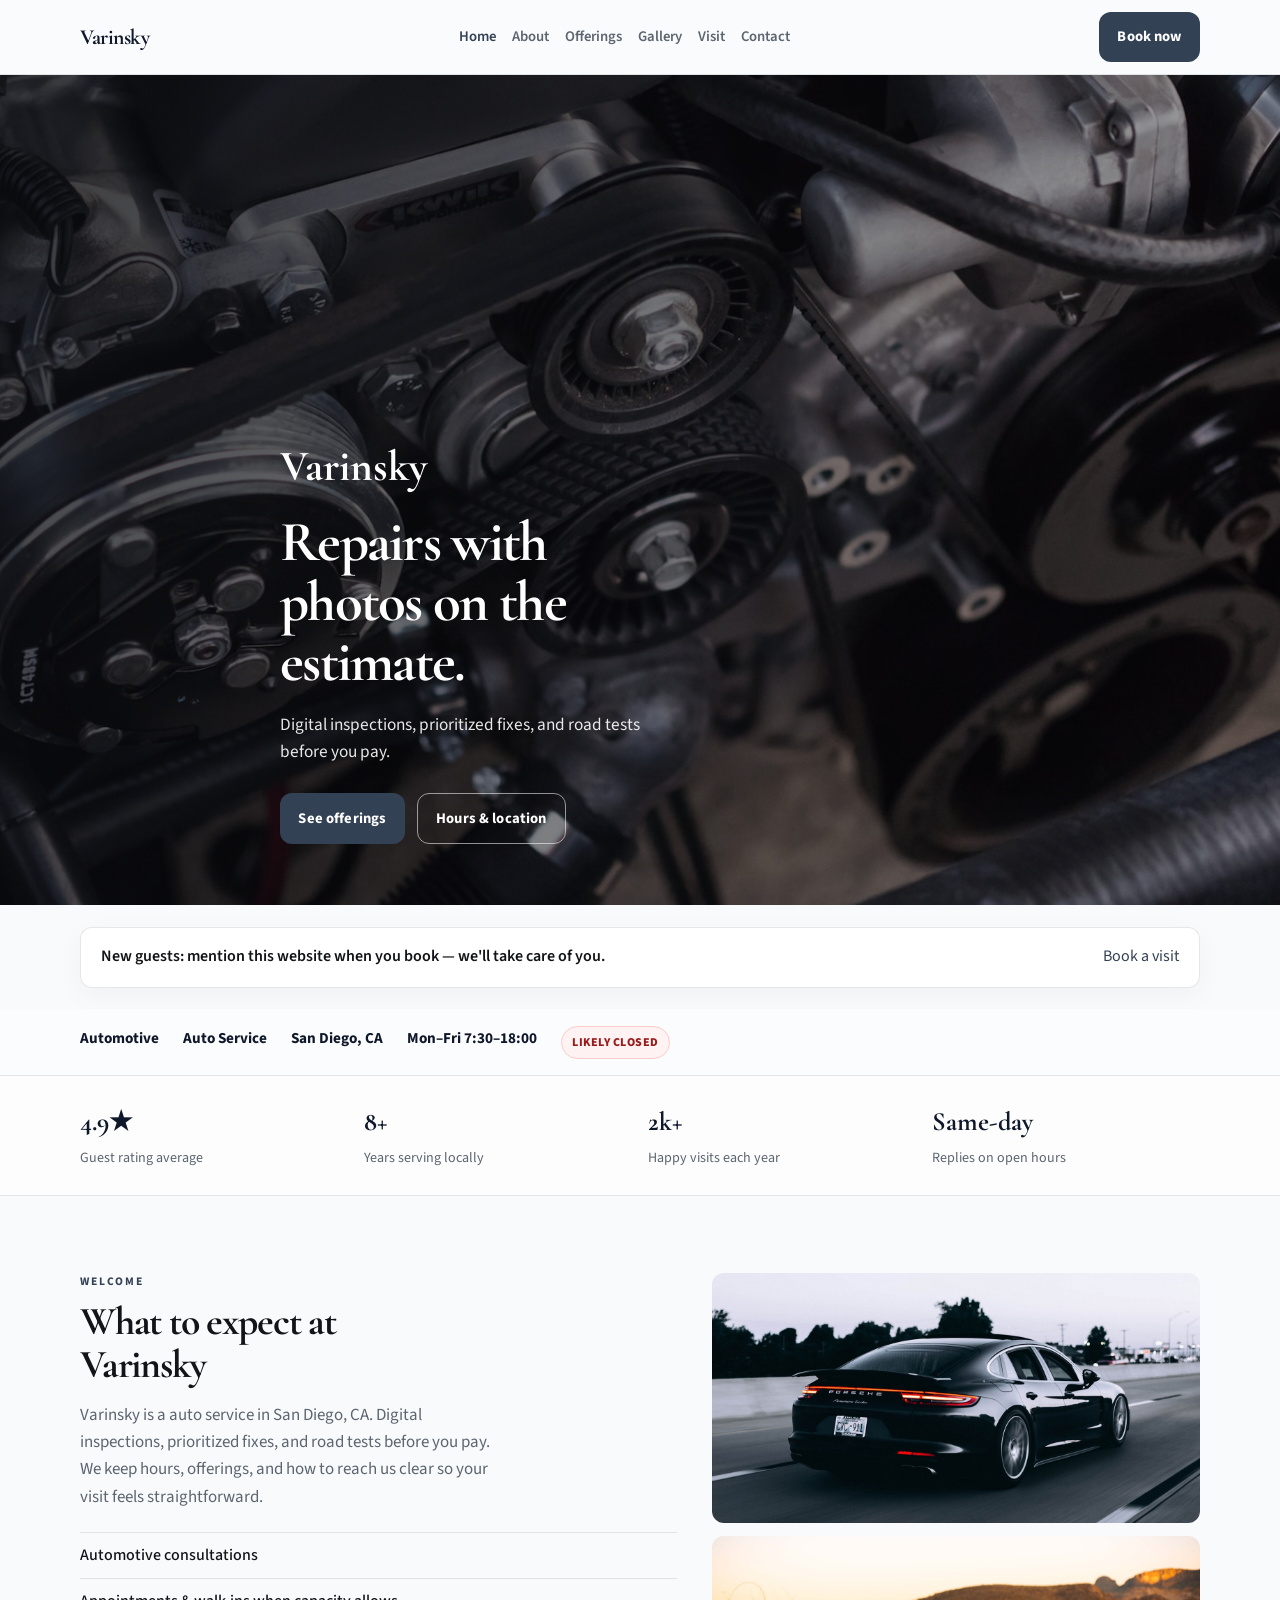
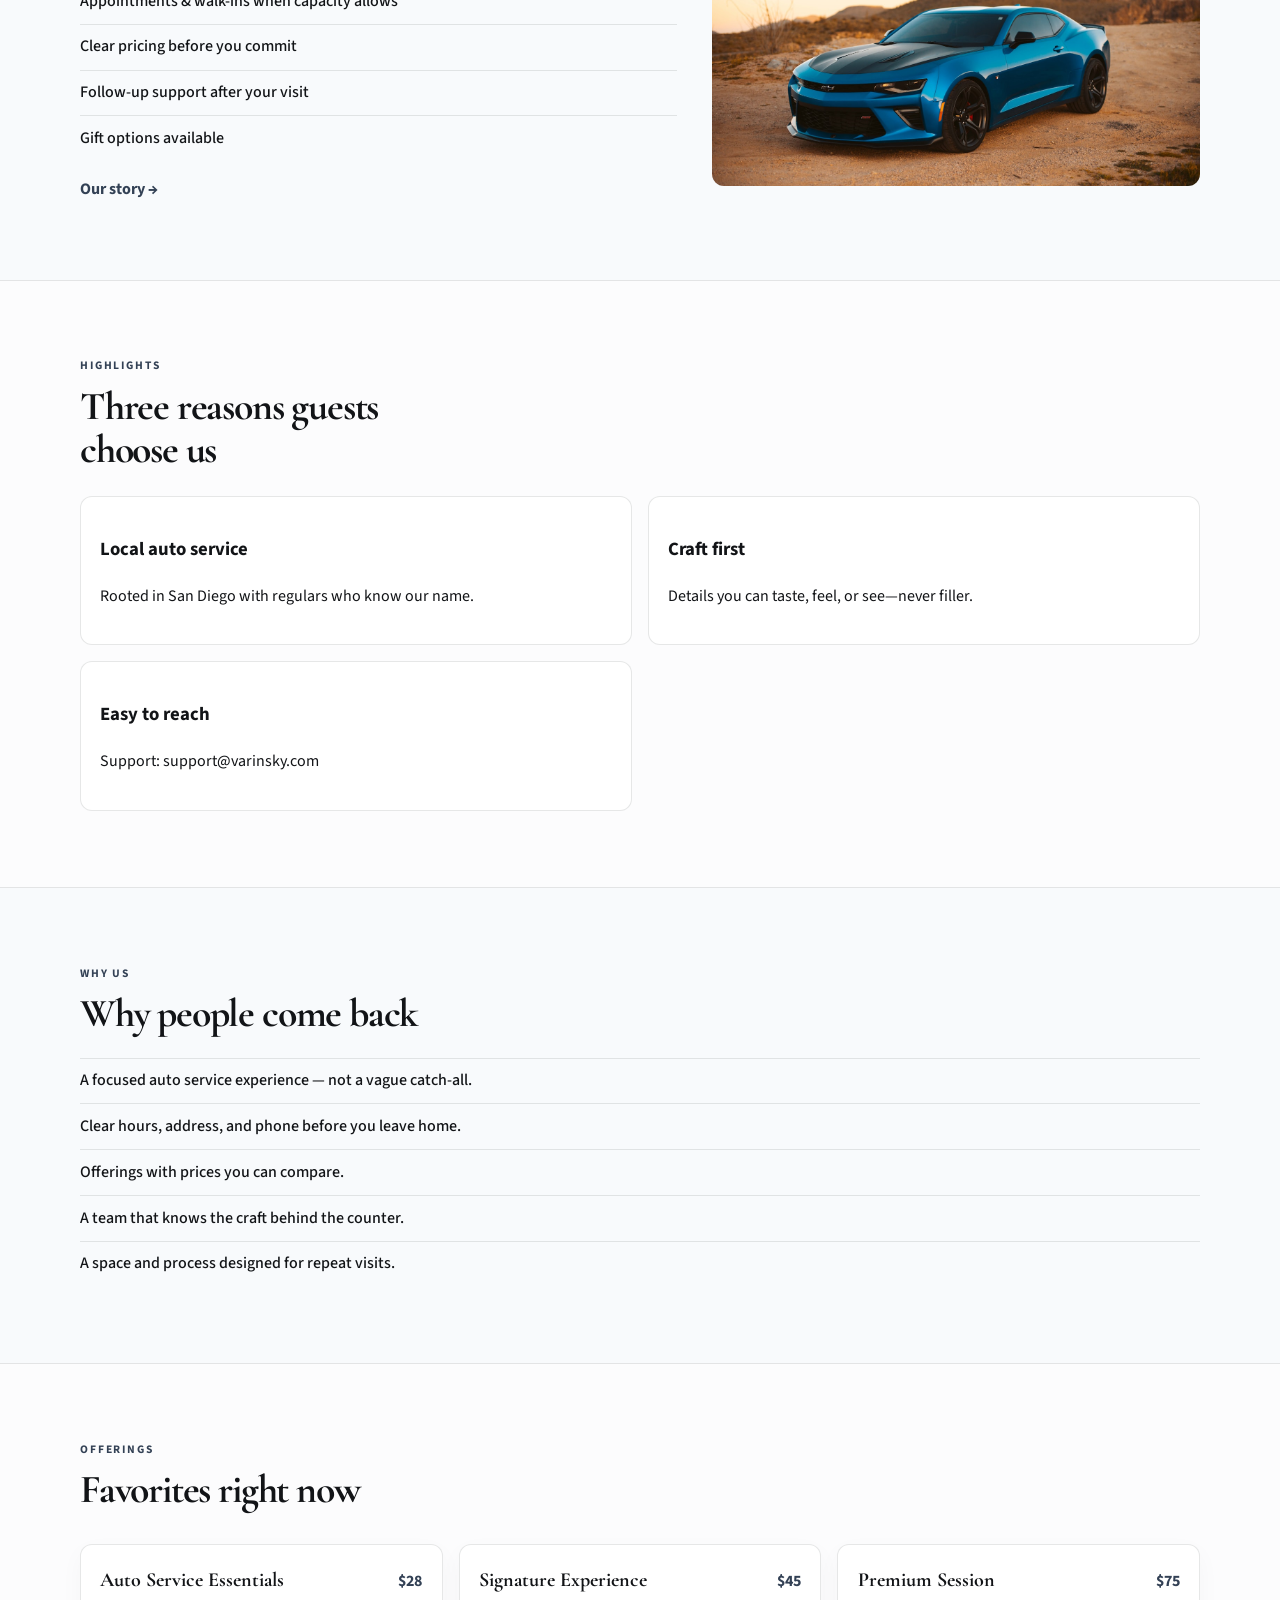
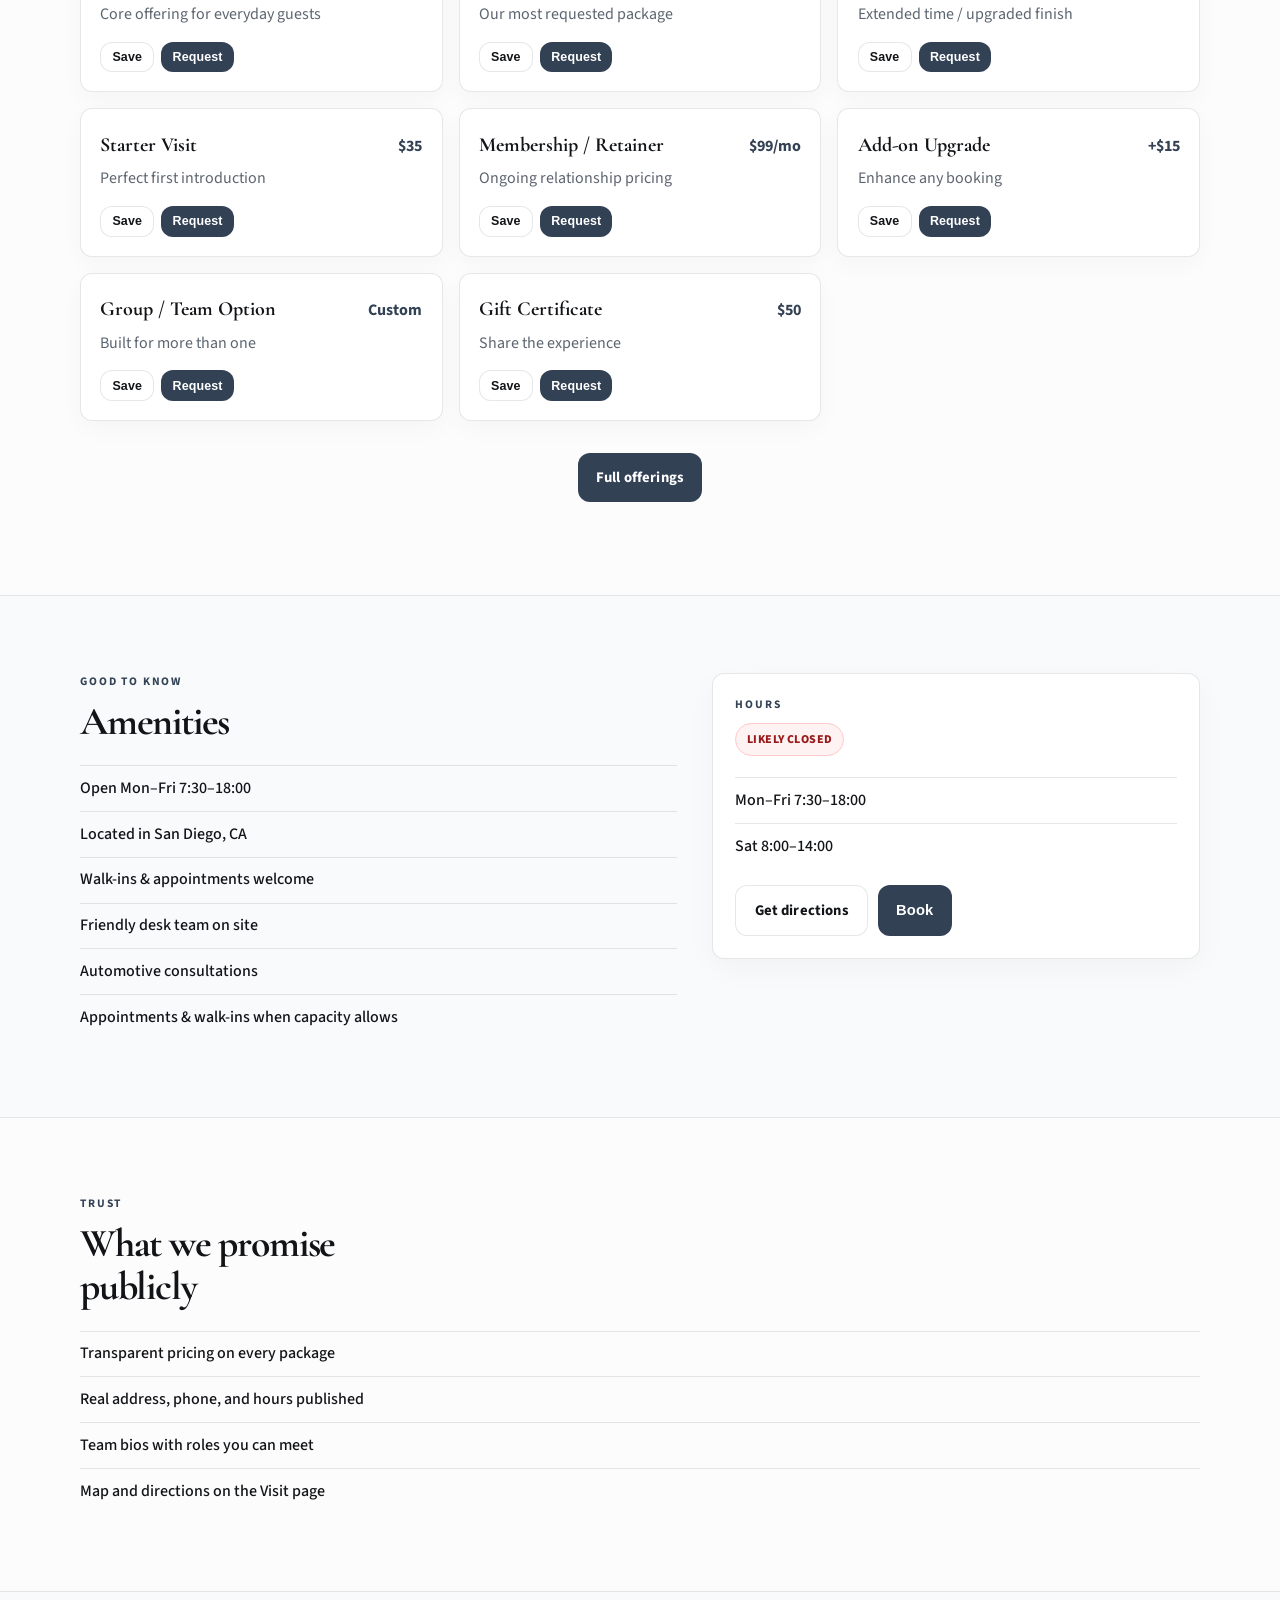
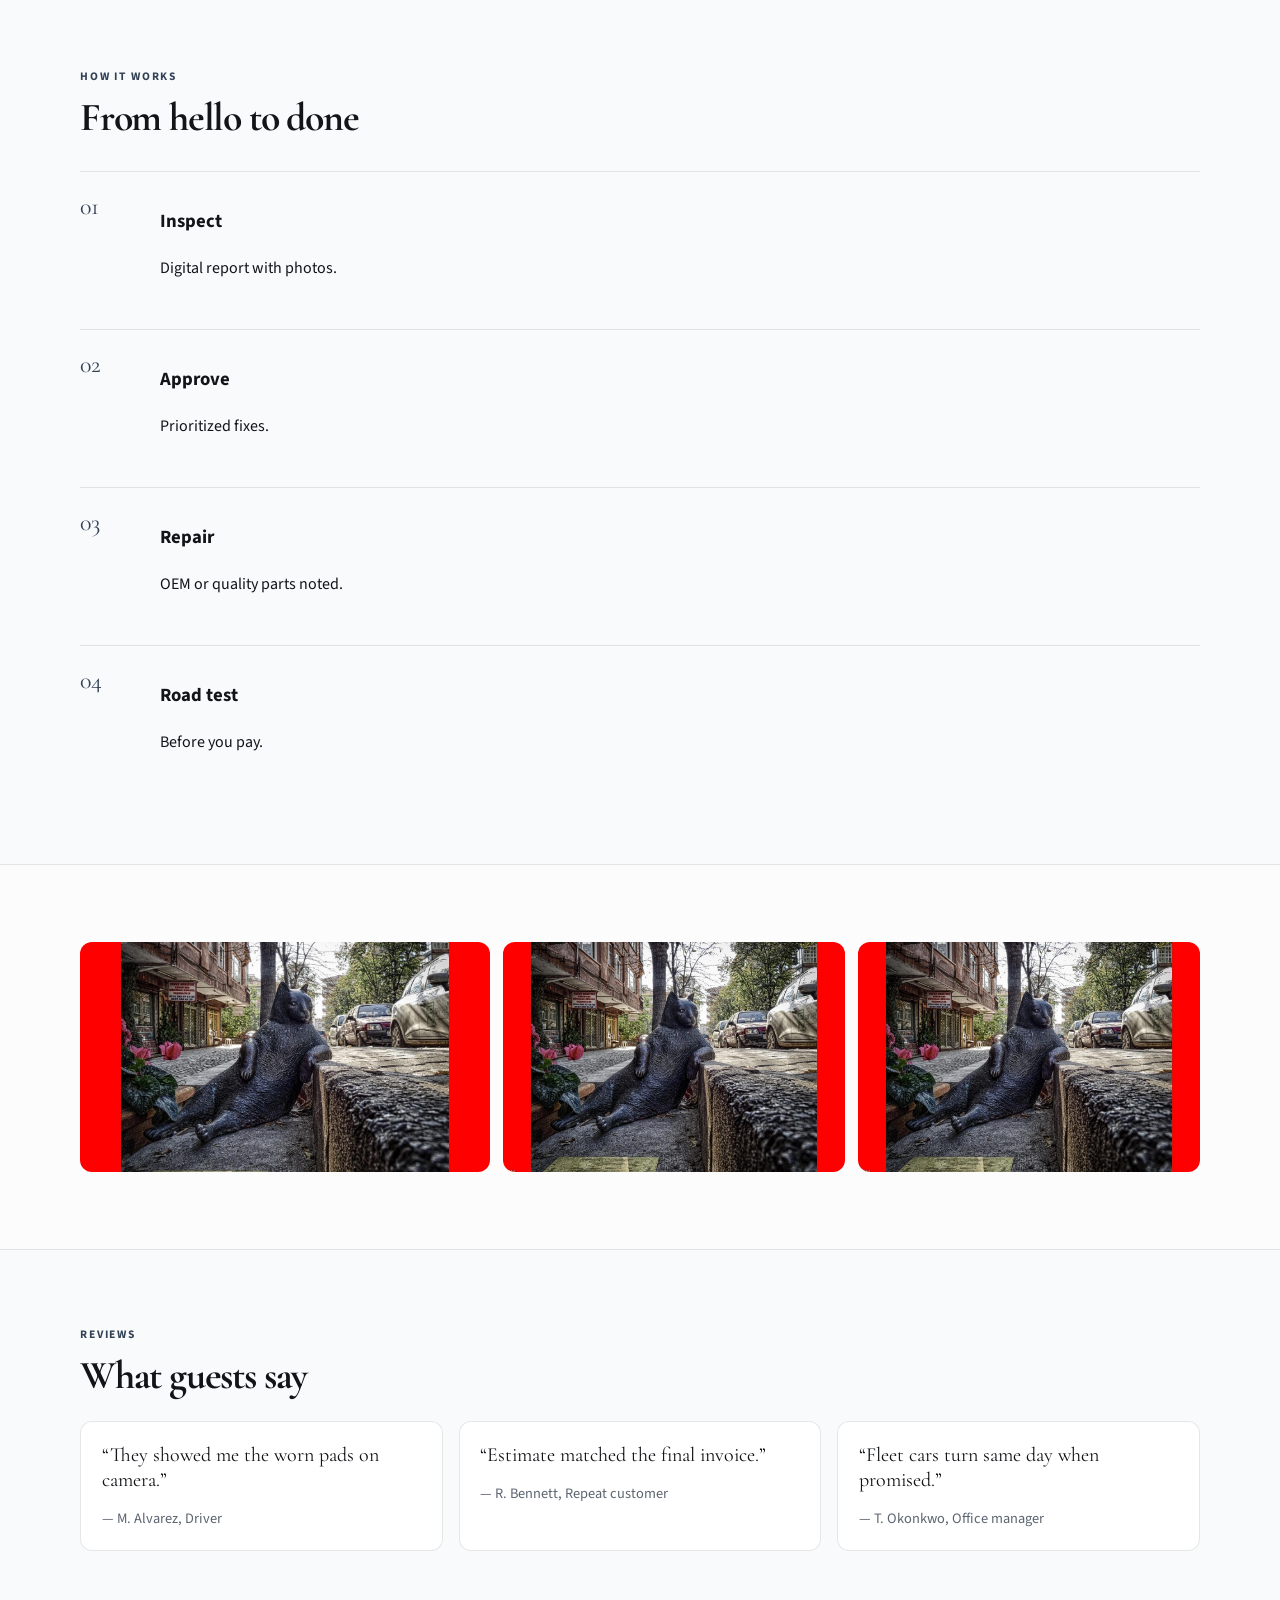
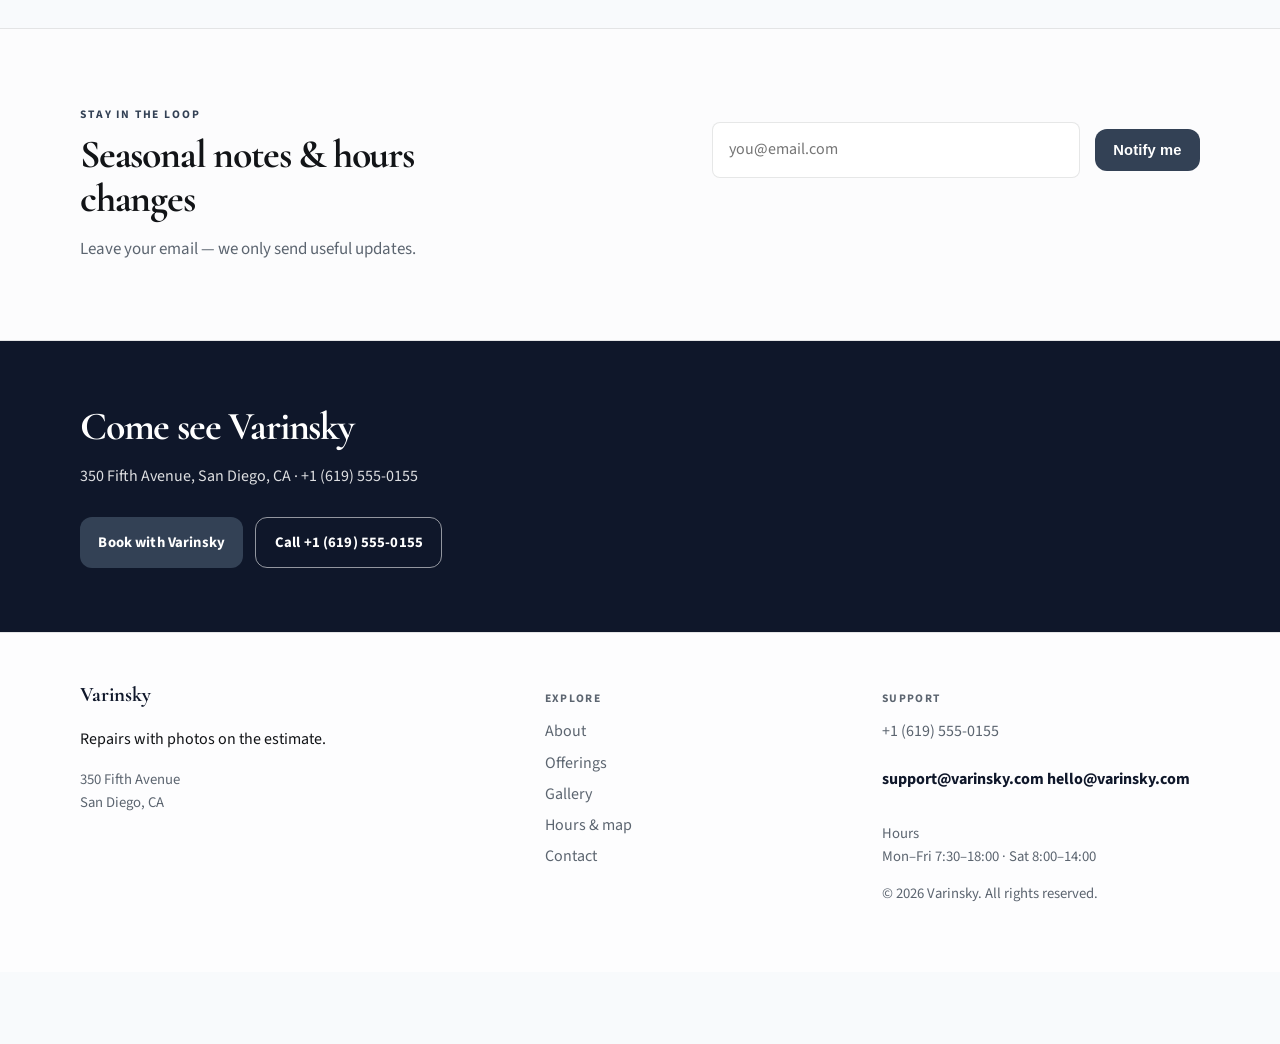
<file: index.html>
<!DOCTYPE html>
<html lang="en">
<head>
  <meta charset="UTF-8" />
  <meta name="viewport" content="width=device-width, initial-scale=1" />
  <title>Varinsky | Auto Service</title>
  <meta name="description" content="Varinsky — Repairs with photos on the estimate." />
  <meta name="theme-color" content="#111111" />
  <link rel="preconnect" href="https://fonts.googleapis.com" />
  <link rel="preconnect" href="https://fonts.gstatic.com" crossorigin />
  <link href="https://fonts.googleapis.com/css2?family=Cormorant+Garamond:wght@600;700&family=Source+Sans+3:wght@400;500;600;700&display=swap" rel="stylesheet" />
  <link rel="stylesheet" href="styles.css" />
  <link rel="icon" href="favicon.svg" type="image/svg+xml" />
</head>
<body>

  <header class="top">
    <div class="shell bar">
      <a class="logo" href="index.html">Varinsky</a>
      <button class="nav-toggle" type="button" aria-label="Open menu" data-nav-toggle>
        <span></span><span></span><span></span>
      </button>
      <nav data-nav><a href="index.html" class="on">Home</a><a href="about.html">About</a><a href="offerings.html">Offerings</a><a href="gallery.html">Gallery</a><a href="visit.html">Visit</a><a href="contact.html">Contact</a></nav>
      <a class="cta" href="contact.html" data-open-book>Book now</a>
    </div>
  </header>
  <main>
    <section class="hero">
      <div class="hero-bg" style="background-image:url('assets/img-1.jpg')"></div>
      <div class="hero-shade"></div>
      <div class="shell hero-copy">
        <p class="brand">Varinsky</p>
        <h1>Repairs with photos on the estimate.</h1>
        <p class="lede">Digital inspections, prioritized fixes, and road tests before you pay.</p>
        <div class="actions">
          <a class="btn solid" href="offerings.html">See offerings</a>
          <a class="btn line" href="visit.html">Hours &amp; location</a>
        </div>
      </div>
    </section>

    <div class="promo shell"><p>New guests: mention this website when you book — we'll take care of you.</p><button type="button" class="text-cta" data-open-book>Book a visit</button></div>

    <section class="strip"><div class="shell strip-row">
      <span>Automotive</span><span>Auto Service</span>
      <span>San Diego, CA</span><span>Mon–Fri 7:30–18:00</span>
      <span class="open-badge" data-open-badge>Checking hours…</span>
    </div></section>

    <section class="stats-band"><div class="shell stats-row"><div class="stat"><b>4.9★</b><span>Guest rating average</span></div>
<div class="stat"><b>8+</b><span>Years serving locally</span></div>
<div class="stat"><b>2k+</b><span>Happy visits each year</span></div>
<div class="stat"><b>Same-day</b><span>Replies on open hours</span></div></div></section>

    <section class="block">
      <div class="shell split">
        <div>
          <p class="eyebrow">Welcome</p>
          <h2>What to expect at Varinsky</h2>
          <p class="lead">Varinsky is a auto service in San Diego, CA. Digital inspections, prioritized fixes, and road tests before you pay. We keep hours, offerings, and how to reach us clear so your visit feels straightforward.</p>
          <ul class="checks"><li>Automotive consultations</li>
<li>Appointments & walk-ins when capacity allows</li>
<li>Clear pricing before you commit</li>
<li>Follow-up support after your visit</li>
<li>Gift options available</li></ul>
          <a class="textlink" href="about.html">Our story →</a>
        </div>
        <div class="about-photos">
          <img src="assets/img-2.jpg" alt="Varinsky" />
          <img src="assets/img-3.jpg" alt="Varinsky" />
        </div>
      </div>
    </section>

    <section class="block tint">
      <div class="shell">
        <p class="eyebrow">Highlights</p>
        <h2>Three reasons guests choose us</h2>
        <div class="value-grid"><article><h3>Local auto service</h3><p>Rooted in San Diego with regulars who know our name.</p></article>
<article><h3>Craft first</h3><p>Details you can taste, feel, or see—never filler.</p></article>
<article><h3>Easy to reach</h3><p>Support: support@varinsky.com</p></article></div>
      </div>
    </section>

    <section class="block">
      <div class="shell">
        <p class="eyebrow">Why us</p>
        <h2>Why people come back</h2>
        <ul class="why"><li>A focused auto service experience — not a vague catch-all.</li>
<li>Clear hours, address, and phone before you leave home.</li>
<li>Offerings with prices you can compare.</li>
<li>A team that knows the craft behind the counter.</li>
<li>A space and process designed for repeat visits.</li></ul>
      </div>
    </section>

    <section class="block tint">
      <div class="shell">
        <p class="eyebrow">Offerings</p>
        <h2>Favorites right now</h2>
        <div class="menu-grid"><article class="item" data-item="Auto Service Essentials">
          <div class="item-top"><h3>Auto Service Essentials</h3><span class="price">$28</span></div>
          <p>Core offering for everyday guests</p>
          <div class="item-actions">
            <button type="button" class="btn quiet mini" data-save-item data-name="Auto Service Essentials">Save</button>
            <button type="button" class="btn solid mini" data-open-book data-pref="Auto Service Essentials">Request</button>
          </div>
        </article>
<article class="item" data-item="Signature Experience">
          <div class="item-top"><h3>Signature Experience</h3><span class="price">$45</span></div>
          <p>Our most requested package</p>
          <div class="item-actions">
            <button type="button" class="btn quiet mini" data-save-item data-name="Signature Experience">Save</button>
            <button type="button" class="btn solid mini" data-open-book data-pref="Signature Experience">Request</button>
          </div>
        </article>
<article class="item" data-item="Premium Session">
          <div class="item-top"><h3>Premium Session</h3><span class="price">$75</span></div>
          <p>Extended time / upgraded finish</p>
          <div class="item-actions">
            <button type="button" class="btn quiet mini" data-save-item data-name="Premium Session">Save</button>
            <button type="button" class="btn solid mini" data-open-book data-pref="Premium Session">Request</button>
          </div>
        </article>
<article class="item" data-item="Starter Visit">
          <div class="item-top"><h3>Starter Visit</h3><span class="price">$35</span></div>
          <p>Perfect first introduction</p>
          <div class="item-actions">
            <button type="button" class="btn quiet mini" data-save-item data-name="Starter Visit">Save</button>
            <button type="button" class="btn solid mini" data-open-book data-pref="Starter Visit">Request</button>
          </div>
        </article>
<article class="item" data-item="Membership / Retainer">
          <div class="item-top"><h3>Membership / Retainer</h3><span class="price">$99/mo</span></div>
          <p>Ongoing relationship pricing</p>
          <div class="item-actions">
            <button type="button" class="btn quiet mini" data-save-item data-name="Membership / Retainer">Save</button>
            <button type="button" class="btn solid mini" data-open-book data-pref="Membership / Retainer">Request</button>
          </div>
        </article>
<article class="item" data-item="Add-on Upgrade">
          <div class="item-top"><h3>Add-on Upgrade</h3><span class="price">+$15</span></div>
          <p>Enhance any booking</p>
          <div class="item-actions">
            <button type="button" class="btn quiet mini" data-save-item data-name="Add-on Upgrade">Save</button>
            <button type="button" class="btn solid mini" data-open-book data-pref="Add-on Upgrade">Request</button>
          </div>
        </article>
<article class="item" data-item="Group / Team Option">
          <div class="item-top"><h3>Group / Team Option</h3><span class="price">Custom</span></div>
          <p>Built for more than one</p>
          <div class="item-actions">
            <button type="button" class="btn quiet mini" data-save-item data-name="Group / Team Option">Save</button>
            <button type="button" class="btn solid mini" data-open-book data-pref="Group / Team Option">Request</button>
          </div>
        </article>
<article class="item" data-item="Gift Certificate">
          <div class="item-top"><h3>Gift Certificate</h3><span class="price">$50</span></div>
          <p>Share the experience</p>
          <div class="item-actions">
            <button type="button" class="btn quiet mini" data-save-item data-name="Gift Certificate">Save</button>
            <button type="button" class="btn solid mini" data-open-book data-pref="Gift Certificate">Request</button>
          </div>
        </article></div>
        <p class="center-cta"><a class="btn solid" href="offerings.html">Full offerings</a></p>
      </div>
    </section>

    <section class="block">
      <div class="shell amenity-grid">
        <div>
          <p class="eyebrow">Good to know</p>
          <h2>Amenities</h2>
          <ul class="checks"><li>Open Mon–Fri 7:30–18:00</li>
<li>Located in San Diego, CA</li>
<li>Walk-ins & appointments welcome</li>
<li>Friendly desk team on site</li>
<li>Automotive consultations</li>
<li>Appointments & walk-ins when capacity allows</li></ul>
        </div>
        <div class="hours-card">
          <p class="eyebrow">Hours</p>
          <span class="open-badge" data-open-badge>Checking hours…</span>
          <ul class="hours"><li>Mon–Fri 7:30–18:00</li>
<li>Sat 8:00–14:00</li></ul>
          <div class="card-actions">
            <a class="btn quiet" href="visit.html">Get directions</a>
            <button type="button" class="btn solid" data-open-book>Book</button>
          </div>
        </div>
      </div>
    </section>

    <section class="block tint">
      <div class="shell">
        <p class="eyebrow">Trust</p>
        <h2>What we promise publicly</h2>
        <ul class="checks"><li>Transparent pricing on every package</li>
<li>Real address, phone, and hours published</li>
<li>Team bios with roles you can meet</li>
<li>Map and directions on the Visit page</li></ul>
      </div>
    </section>

    <section class="block">
      <div class="shell">
        <p class="eyebrow">How it works</p>
        <h2>From hello to done</h2>
        <ol class="process"><li><span>01</span><div><h3>Inspect</h3><p>Digital report with photos.</p></div></li>
<li><span>02</span><div><h3>Approve</h3><p>Prioritized fixes.</p></div></li>
<li><span>03</span><div><h3>Repair</h3><p>OEM or quality parts noted.</p></div></li>
<li><span>04</span><div><h3>Road test</h3><p>Before you pay.</p></div></li></ol>
      </div>
    </section>

    <section class="block tint">
      <div class="shell mosaic">
        <img src="assets/img-10.jpg" alt="" />
        <img src="assets/img-11.jpg" alt="" />
        <img src="assets/img-12.jpg" alt="" />
      </div>
    </section>

    <section class="block">
      <div class="shell">
        <p class="eyebrow">Reviews</p>
        <h2>What guests say</h2>
        <div class="quotes"><blockquote><p>“They showed me the worn pads on camera.”</p><footer>— M. Alvarez, Driver</footer></blockquote>
<blockquote><p>“Estimate matched the final invoice.”</p><footer>— R. Bennett, Repeat customer</footer></blockquote>
<blockquote><p>“Fleet cars turn same day when promised.”</p><footer>— T. Okonkwo, Office manager</footer></blockquote></div>
      </div>
    </section>

    <section class="block tint">
      <div class="shell newsletter">
        <div>
          <p class="eyebrow">Stay in the loop</p>
          <h2>Seasonal notes &amp; hours changes</h2>
          <p class="lead">Leave your email — we only send useful updates.</p>
        </div>
        <form class="news-form" data-newsletter>
          <label class="sr">Email</label>
          <input type="email" name="email" placeholder="you@email.com" required />
          <button type="submit" class="btn solid">Notify me</button>
        </form>
      </div>
    </section>

    <section class="cta-band">
      <div class="shell">
        <h2>Come see Varinsky</h2>
        <p>350 Fifth Avenue, San Diego, CA · +1 (619) 555-0155</p>
        <div class="actions">
          <a class="btn solid" href="contact.html">Book with Varinsky</a>
          <a class="btn line" href="tel:+16195550155">Call +1 (619) 555-0155</a>
        </div>
      </div>
    </section>
  </main>

  <footer class="foot">
    <div class="shell foot-grid">
      <div>
        <strong>Varinsky</strong>
        <p>Repairs with photos on the estimate.</p>
        <p class="foot-meta">350 Fifth Avenue<br/>San Diego, CA</p>
      </div>
      <div>
        <p class="fh">Explore</p>
        <a href="about.html">About</a>
        <a href="offerings.html">Offerings</a>
        <a href="gallery.html">Gallery</a>
        <a href="visit.html">Hours &amp; map</a>
        <a href="contact.html">Contact</a>
      </div>
      <div>
        <p class="fh">Support</p>
        <a href="tel:+16195550155">+1 (619) 555-0155</a>
        <p class="mail-plain">support@varinsky.com</p>
        <p class="mail-plain">hello@varinsky.com</p>
        <p class="foot-meta">Hours<br/>Mon–Fri 7:30–18:00 · Sat 8:00–14:00</p>
        <p class="foot-meta">© 2026 Varinsky. All rights reserved.</p>
      </div>
    </div>
  </footer>
  <div class="mobile-cta">
    <a href="tel:+16195550155">Call</a>
    <button type="button" data-open-book>Book</button>
    <a href="visit.html">Map</a>
  </div>
  <div class="toast" data-toast hidden></div>

  <div class="modal" data-book-modal hidden>
    <div class="modal-card">
      <button class="modal-close" type="button" data-close-book aria-label="Close">×</button>
      <p class="eyebrow">Quick book</p>
      <h3>Request a spot at Varinsky</h3>
      <p class="lead">We confirm by email during open hours.</p>
      <form class="contact-form compact" data-quick-book data-support="support@varinsky.com">
        <label>Name<input name="name" required placeholder="Your name" /></label>
        <label>Email<input type="email" name="email" required placeholder="you@email.com" /></label>
        <label>When<input name="when" required placeholder="Day &amp; time" /></label>
        <label>Notes<textarea name="message" rows="3" placeholder="Party size, preferences…"></textarea></label>
        <button class="btn solid" type="submit">Send request</button>
      </form>
    </div>
  </div>

  <div class="lightbox" data-lightbox hidden>
    <button class="modal-close" type="button" data-lightbox-close aria-label="Close">×</button>
    <img data-lightbox-img alt="" />
    <div class="lightbox-nav">
      <button type="button" data-lightbox-prev>‹</button>
      <button type="button" data-lightbox-next>›</button>
    </div>
  </div>
  <script src="site.js"></script>
</body></html>
</file>
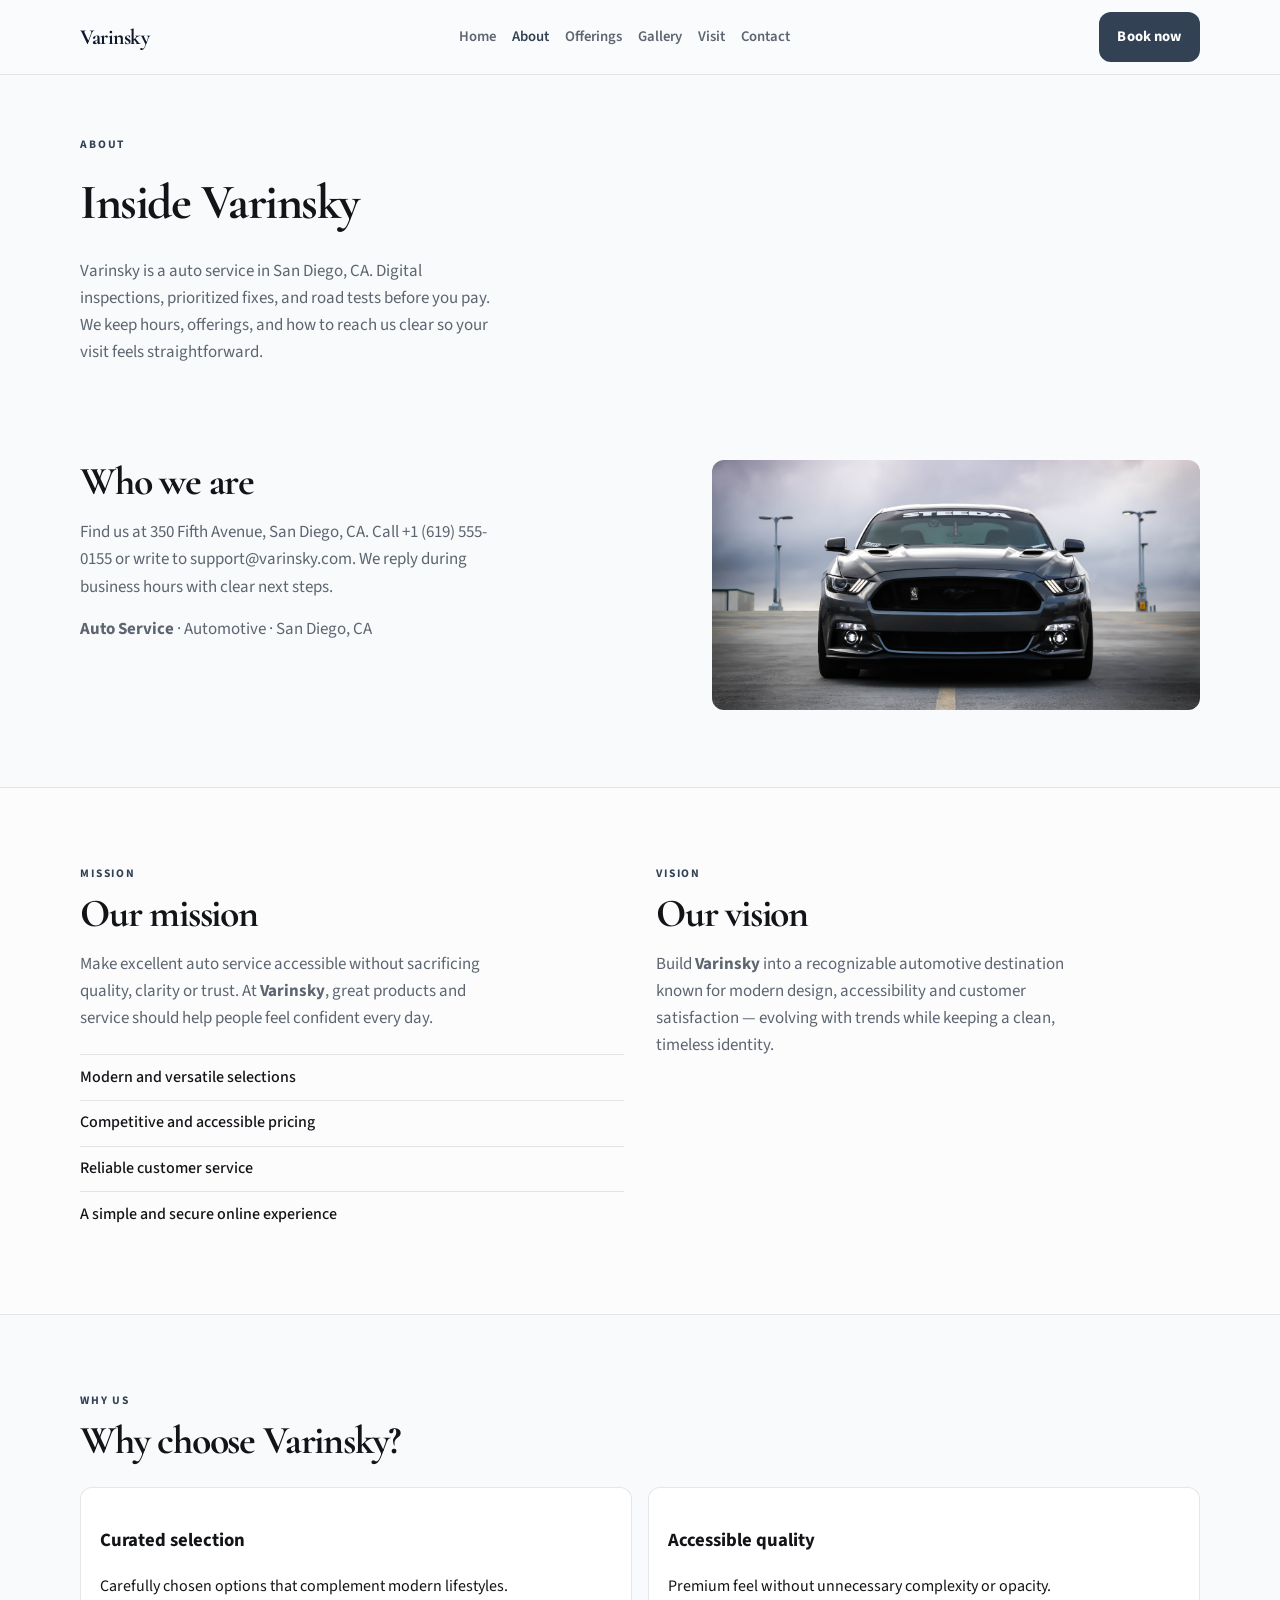
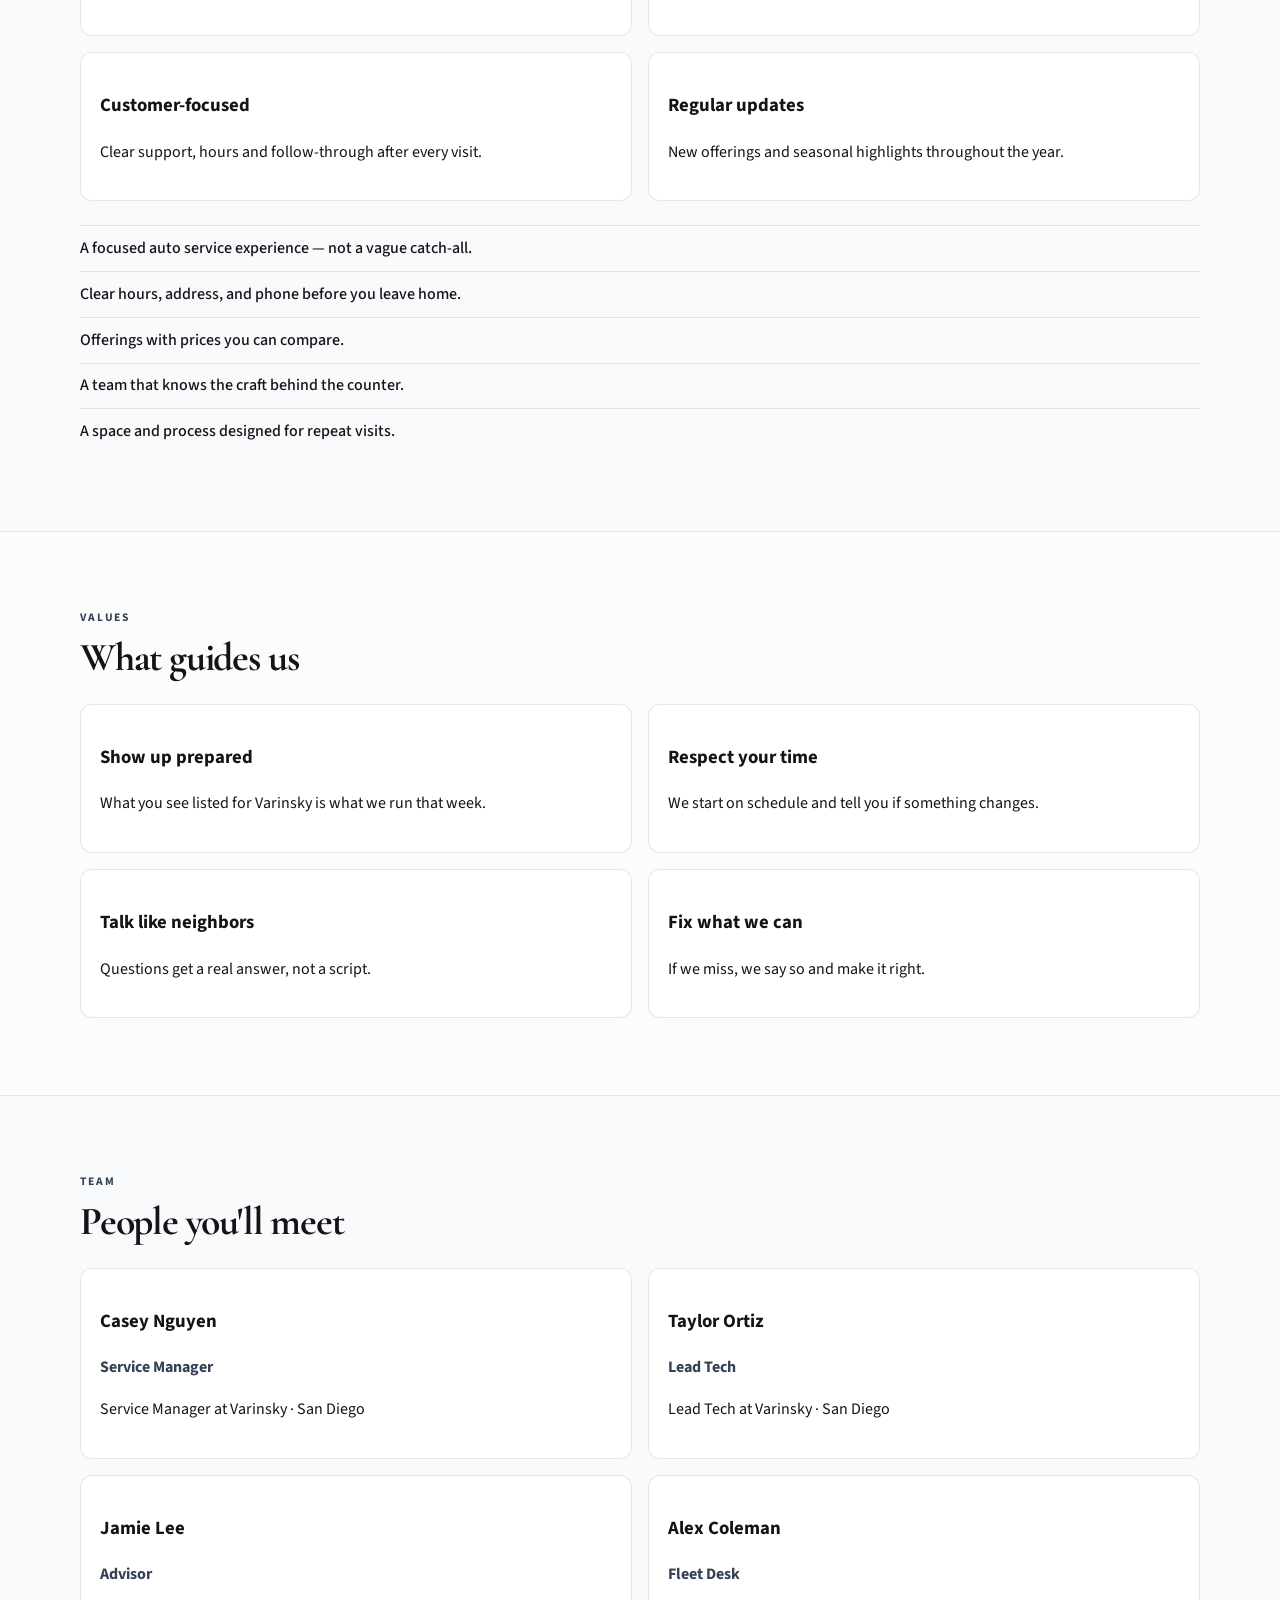
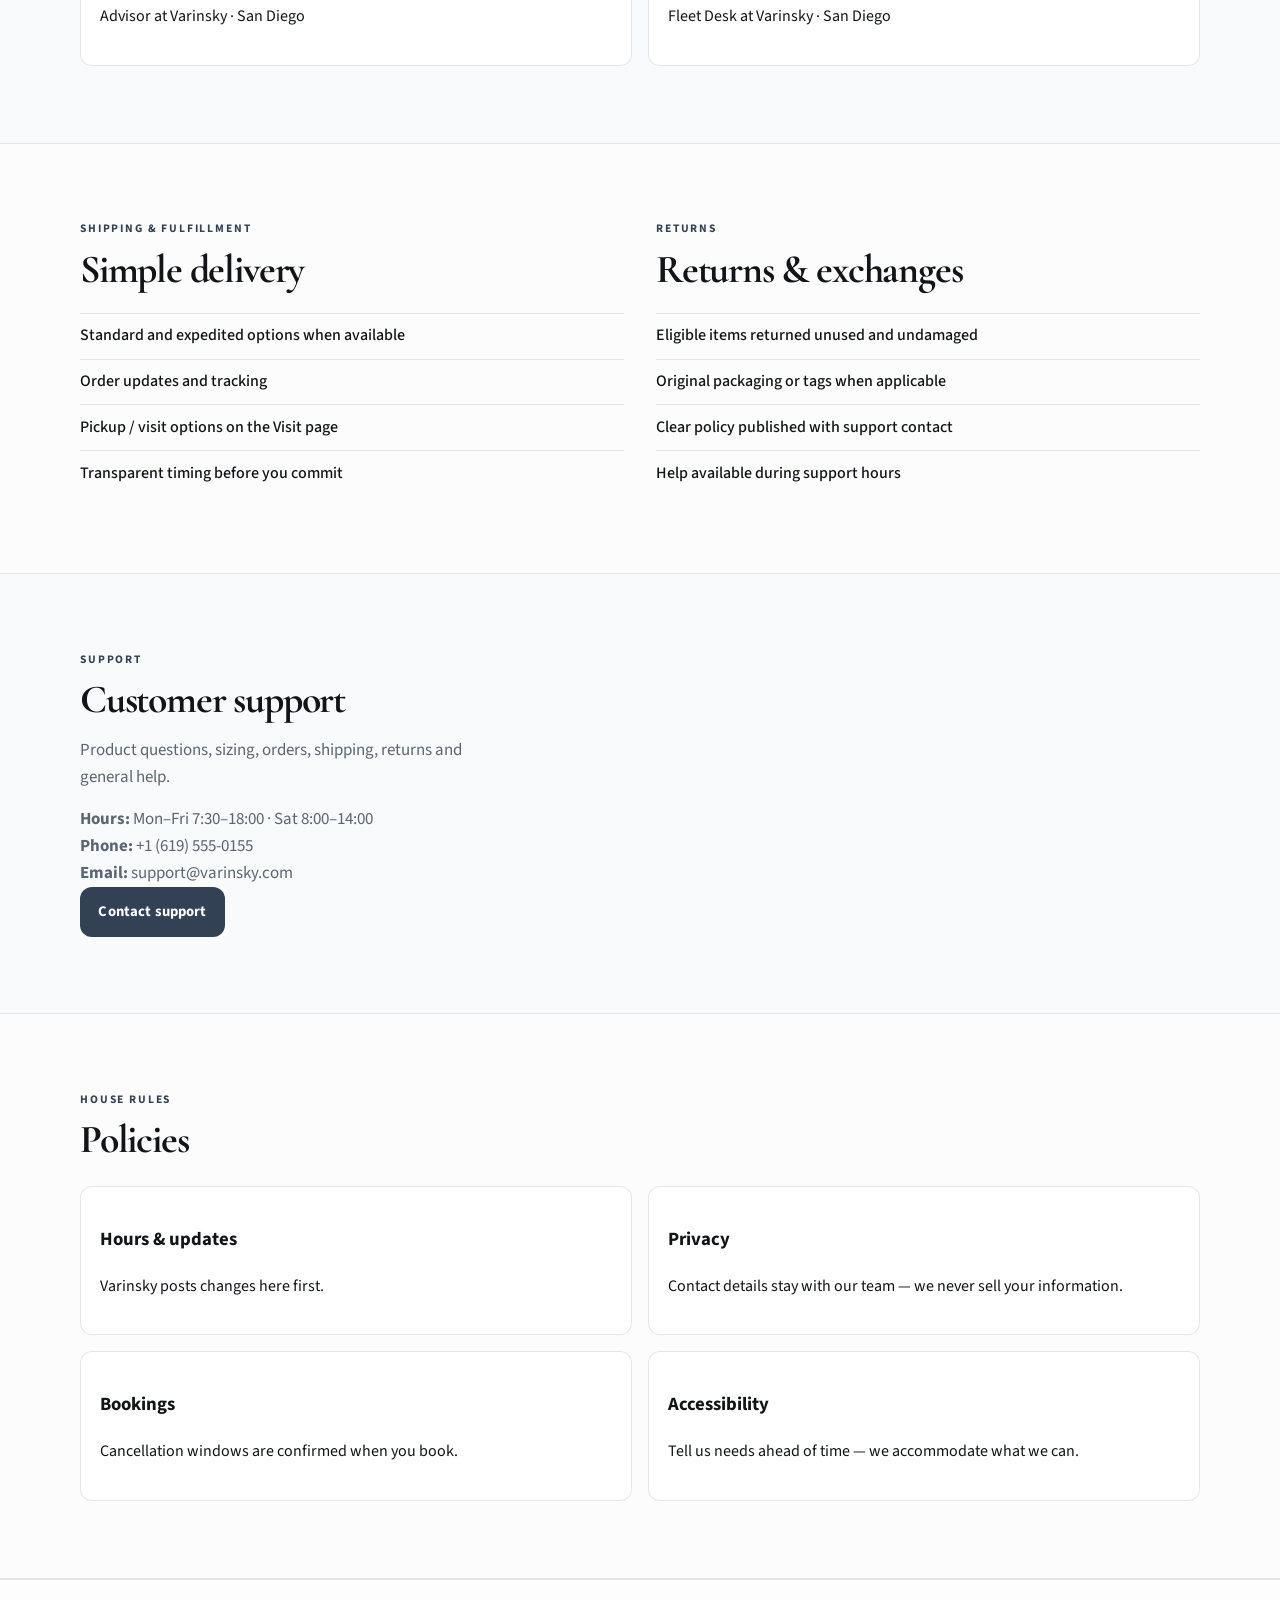
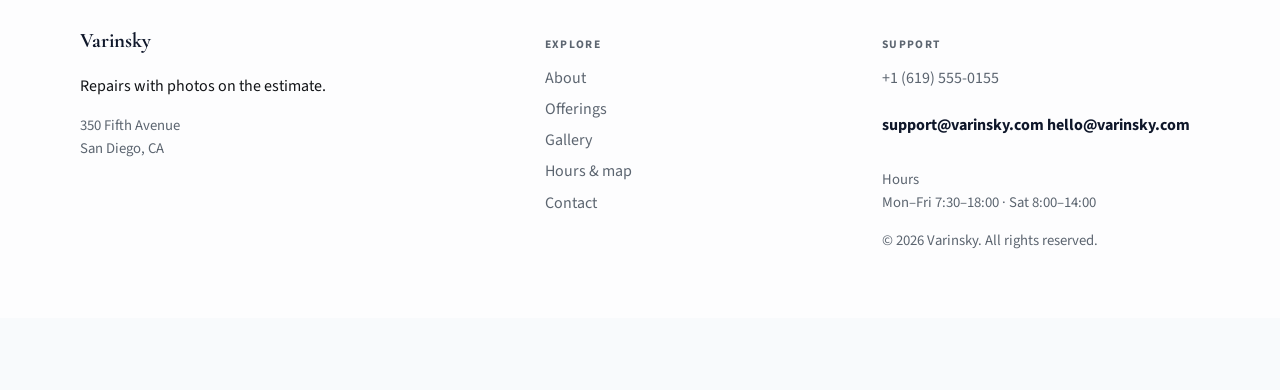
<file: about.html>
<!DOCTYPE html>
<html lang="en">
<head>
  <meta charset="UTF-8" />
  <meta name="viewport" content="width=device-width, initial-scale=1" />
  <title>About | Varinsky</title>
  <meta name="description" content="Varinsky is a auto service in San Diego, CA. Digital inspections, prioritized fixes, and road tests before you pay. We keep hours, offerings, and how " />
  <meta name="theme-color" content="#111111" />
  <link rel="preconnect" href="https://fonts.googleapis.com" />
  <link rel="preconnect" href="https://fonts.gstatic.com" crossorigin />
  <link href="https://fonts.googleapis.com/css2?family=Cormorant+Garamond:wght@600;700&family=Source+Sans+3:wght@400;500;600;700&display=swap" rel="stylesheet" />
  <link rel="stylesheet" href="styles.css" />
  <link rel="icon" href="favicon.svg" type="image/svg+xml" />
</head>
<body>

  <header class="top">
    <div class="shell bar">
      <a class="logo" href="index.html">Varinsky</a>
      <button class="nav-toggle" type="button" aria-label="Open menu" data-nav-toggle>
        <span></span><span></span><span></span>
      </button>
      <nav data-nav><a href="index.html">Home</a><a href="about.html" class="on">About</a><a href="offerings.html">Offerings</a><a href="gallery.html">Gallery</a><a href="visit.html">Visit</a><a href="contact.html">Contact</a></nav>
      <a class="cta" href="contact.html" data-open-book>Book now</a>
    </div>
  </header>  <main class="page">
    <section class="page-hero"><div class="shell">
      <p class="eyebrow">About</p>
      <h1>Inside Varinsky</h1>
      <p class="lead">Varinsky is a auto service in San Diego, CA. Digital inspections, prioritized fixes, and road tests before you pay. We keep hours, offerings, and how to reach us clear so your visit feels straightforward.</p>
    </div></section>
    <section class="block"><div class="shell split">
      <div>
        <h2>Who we are</h2>
        <p class="lead">Find us at 350 Fifth Avenue, San Diego, CA. Call +1 (619) 555-0155 or write to support@varinsky.com. We reply during business hours with clear next steps.</p>
        <p class="lead"><strong>Auto Service</strong> · Automotive · San Diego, CA</p>
      </div>
      <img class="solo" src="assets/img-4.jpg" alt="Varinsky" />
    </div></section>
    <section class="block tint"><div class="shell two-col">
      <article>
        <p class="eyebrow">Mission</p>
        <h2>Our mission</h2>
        <p class="lead">Make excellent auto service accessible without sacrificing quality, clarity or trust. At <strong>Varinsky</strong>, great products and service should help people feel confident every day.</p>
        <ul class="checks">
          <li>Modern and versatile selections</li>
          <li>Competitive and accessible pricing</li>
          <li>Reliable customer service</li>
          <li>A simple and secure online experience</li>
        </ul>
      </article>
      <article>
        <p class="eyebrow">Vision</p>
        <h2>Our vision</h2>
        <p class="lead">Build <strong>Varinsky</strong> into a recognizable automotive destination known for modern design, accessibility and customer satisfaction — evolving with trends while keeping a clean, timeless identity.</p>
      </article>
    </div></section>
    <section class="block"><div class="shell">
      <p class="eyebrow">Why us</p>
      <h2>Why choose Varinsky?</h2>
      <div class="value-grid">
        <article><h3>Curated selection</h3><p>Carefully chosen options that complement modern lifestyles.</p></article>
        <article><h3>Accessible quality</h3><p>Premium feel without unnecessary complexity or opacity.</p></article>
        <article><h3>Customer-focused</h3><p>Clear support, hours and follow-through after every visit.</p></article>
        <article><h3>Regular updates</h3><p>New offerings and seasonal highlights throughout the year.</p></article>
      </div>
      <ul class="checks" style="margin-top:1.5rem"><li>A focused auto service experience — not a vague catch-all.</li>
<li>Clear hours, address, and phone before you leave home.</li>
<li>Offerings with prices you can compare.</li>
<li>A team that knows the craft behind the counter.</li>
<li>A space and process designed for repeat visits.</li></ul>
    </div></section>
    <section class="block tint"><div class="shell">
      <p class="eyebrow">Values</p>
      <h2>What guides us</h2>
      <div class="value-grid"><article><h3>Show up prepared</h3><p>What you see listed for Varinsky is what we run that week.</p></article>
<article><h3>Respect your time</h3><p>We start on schedule and tell you if something changes.</p></article>
<article><h3>Talk like neighbors</h3><p>Questions get a real answer, not a script.</p></article>
<article><h3>Fix what we can</h3><p>If we miss, we say so and make it right.</p></article></div>
    </div></section>
    <section class="block"><div class="shell">
      <p class="eyebrow">Team</p>
      <h2>People you'll meet</h2>
      <div class="team-grid"><article class="person"><h3>Casey Nguyen</h3><p class="role">Service Manager</p><p>Service Manager at Varinsky · San Diego</p></article>
<article class="person"><h3>Taylor Ortiz</h3><p class="role">Lead Tech</p><p>Lead Tech at Varinsky · San Diego</p></article>
<article class="person"><h3>Jamie Lee</h3><p class="role">Advisor</p><p>Advisor at Varinsky · San Diego</p></article>
<article class="person"><h3>Alex Coleman</h3><p class="role">Fleet Desk</p><p>Fleet Desk at Varinsky · San Diego</p></article></div>
    </div></section>
    <section class="block tint"><div class="shell two-col">
      <article>
        <p class="eyebrow">Shipping &amp; fulfillment</p>
        <h2>Simple delivery</h2>
        <ul class="checks">
          <li>Standard and expedited options when available</li>
          <li>Order updates and tracking</li>
          <li>Pickup / visit options on the Visit page</li>
          <li>Transparent timing before you commit</li>
        </ul>
      </article>
      <article>
        <p class="eyebrow">Returns</p>
        <h2>Returns &amp; exchanges</h2>
        <ul class="checks">
          <li>Eligible items returned unused and undamaged</li>
          <li>Original packaging or tags when applicable</li>
          <li>Clear policy published with support contact</li>
          <li>Help available during support hours</li>
        </ul>
      </article>
    </div></section>
    <section class="block"><div class="shell">
      <p class="eyebrow">Support</p>
      <h2>Customer support</h2>
      <p class="lead">Product questions, sizing, orders, shipping, returns and general help.</p>
      <p class="lead"><strong>Hours:</strong> Mon–Fri 7:30–18:00 · Sat 8:00–14:00<br/><strong>Phone:</strong> +1 (619) 555-0155<br/><strong>Email:</strong> support@varinsky.com</p>
      <a class="btn solid" href="contact.html">Contact support</a>
    </div></section>
    <section class="block tint"><div class="shell">
      <p class="eyebrow">House rules</p>
      <h2>Policies</h2>
      <div class="value-grid"><article><h3>Hours & updates</h3><p>Varinsky posts changes here first.</p></article>
<article><h3>Privacy</h3><p>Contact details stay with our team — we never sell your information.</p></article>
<article><h3>Bookings</h3><p>Cancellation windows are confirmed when you book.</p></article>
<article><h3>Accessibility</h3><p>Tell us needs ahead of time — we accommodate what we can.</p></article></div>
    </div></section>
  </main>

  <footer class="foot">
    <div class="shell foot-grid">
      <div>
        <strong>Varinsky</strong>
        <p>Repairs with photos on the estimate.</p>
        <p class="foot-meta">350 Fifth Avenue<br/>San Diego, CA</p>
      </div>
      <div>
        <p class="fh">Explore</p>
        <a href="about.html">About</a>
        <a href="offerings.html">Offerings</a>
        <a href="gallery.html">Gallery</a>
        <a href="visit.html">Hours &amp; map</a>
        <a href="contact.html">Contact</a>
      </div>
      <div>
        <p class="fh">Support</p>
        <a href="tel:+16195550155">+1 (619) 555-0155</a>
        <p class="mail-plain">support@varinsky.com</p>
        <p class="mail-plain">hello@varinsky.com</p>
        <p class="foot-meta">Hours<br/>Mon–Fri 7:30–18:00 · Sat 8:00–14:00</p>
        <p class="foot-meta">© 2026 Varinsky. All rights reserved.</p>
      </div>
    </div>
  </footer>
  <div class="mobile-cta">
    <a href="tel:+16195550155">Call</a>
    <button type="button" data-open-book>Book</button>
    <a href="visit.html">Map</a>
  </div>
  <div class="toast" data-toast hidden></div>

  <div class="modal" data-book-modal hidden>
    <div class="modal-card">
      <button class="modal-close" type="button" data-close-book aria-label="Close">×</button>
      <p class="eyebrow">Quick book</p>
      <h3>Request a spot at Varinsky</h3>
      <p class="lead">We confirm by email during open hours.</p>
      <form class="contact-form compact" data-quick-book data-support="support@varinsky.com">
        <label>Name<input name="name" required placeholder="Your name" /></label>
        <label>Email<input type="email" name="email" required placeholder="you@email.com" /></label>
        <label>When<input name="when" required placeholder="Day &amp; time" /></label>
        <label>Notes<textarea name="message" rows="3" placeholder="Party size, preferences…"></textarea></label>
        <button class="btn solid" type="submit">Send request</button>
      </form>
    </div>
  </div>

  <div class="lightbox" data-lightbox hidden>
    <button class="modal-close" type="button" data-lightbox-close aria-label="Close">×</button>
    <img data-lightbox-img alt="" />
    <div class="lightbox-nav">
      <button type="button" data-lightbox-prev>‹</button>
      <button type="button" data-lightbox-next>›</button>
    </div>
  </div>
  <script src="site.js"></script>
</body></html>
</file>
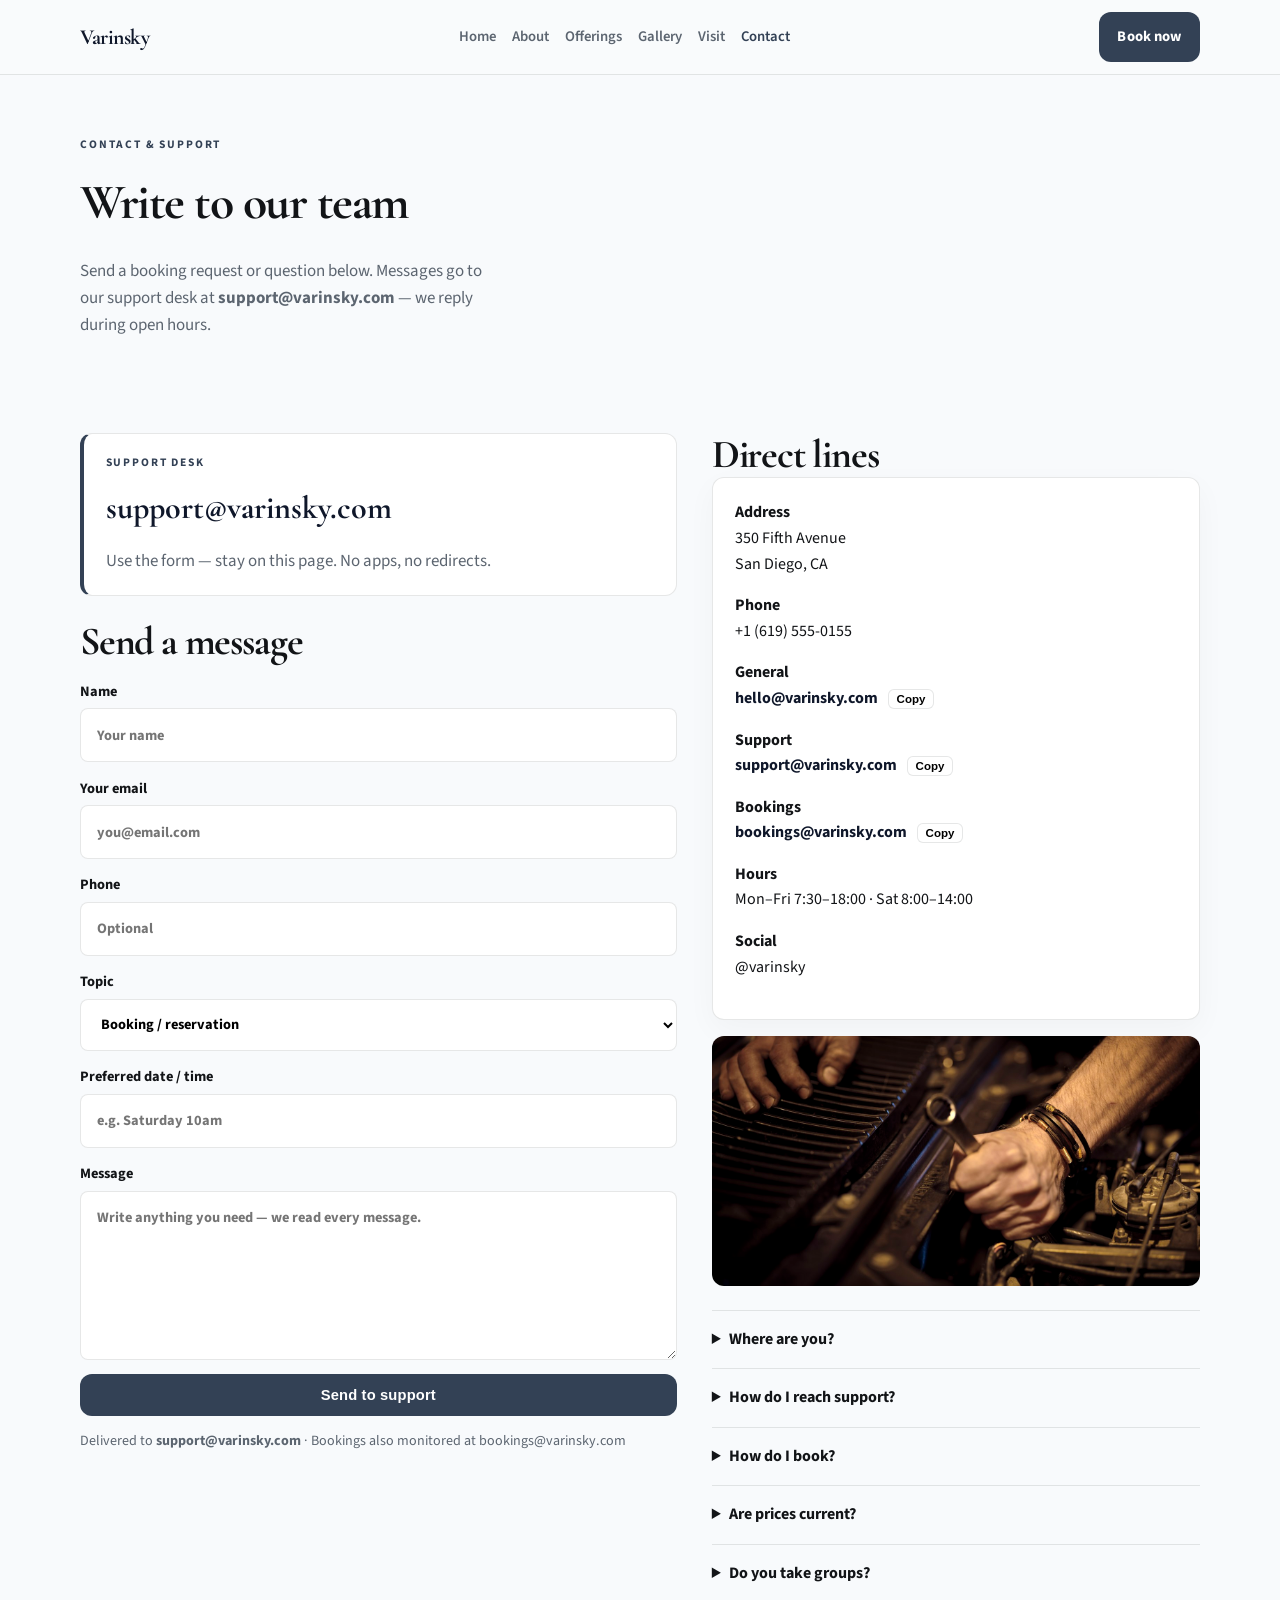
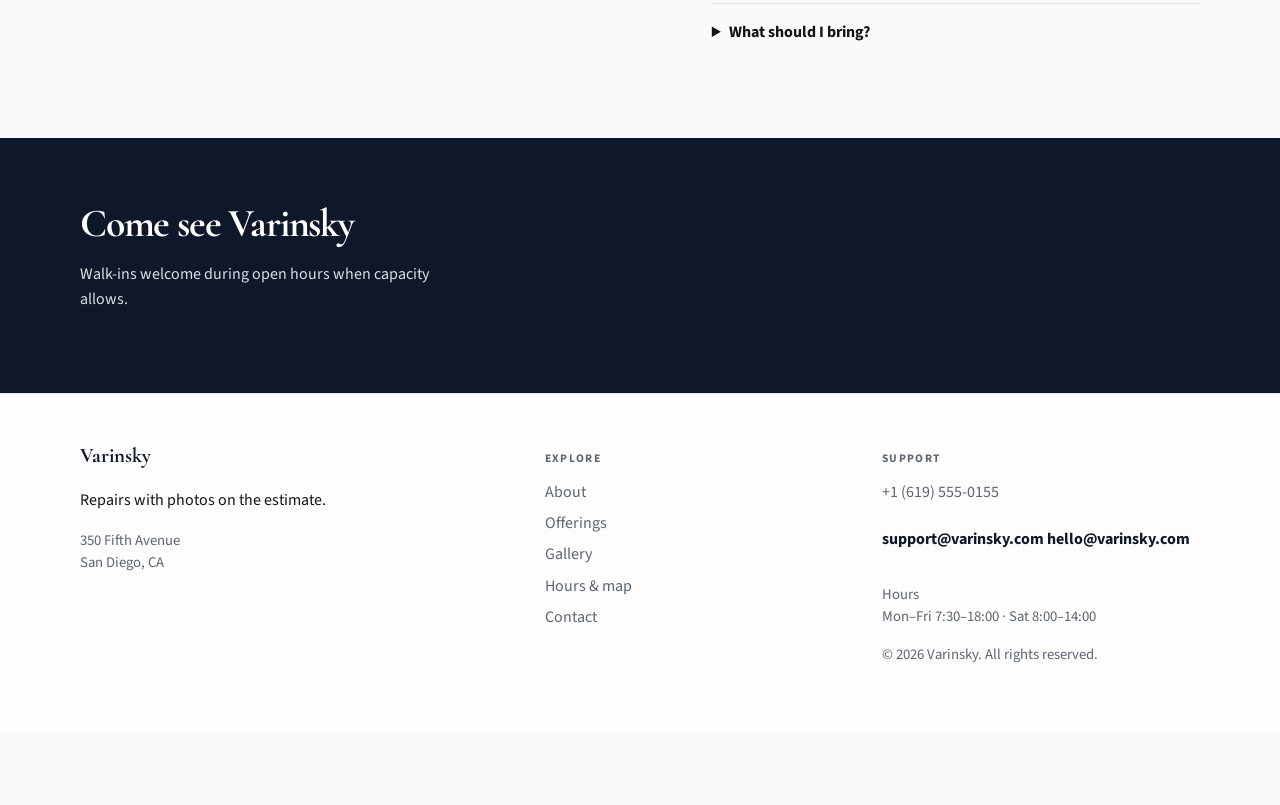
<file: contact.html>
<!DOCTYPE html>
<html lang="en">
<head>
  <meta charset="UTF-8" />
  <meta name="viewport" content="width=device-width, initial-scale=1" />
  <title>Contact | Varinsky</title>
  <meta name="description" content="Contact Varinsky" />
  <meta name="theme-color" content="#111111" />
  <link rel="preconnect" href="https://fonts.googleapis.com" />
  <link rel="preconnect" href="https://fonts.gstatic.com" crossorigin />
  <link href="https://fonts.googleapis.com/css2?family=Cormorant+Garamond:wght@600;700&family=Source+Sans+3:wght@400;500;600;700&display=swap" rel="stylesheet" />
  <link rel="stylesheet" href="styles.css" />
  <link rel="icon" href="favicon.svg" type="image/svg+xml" />
</head>
<body>

  <header class="top">
    <div class="shell bar">
      <a class="logo" href="index.html">Varinsky</a>
      <button class="nav-toggle" type="button" aria-label="Open menu" data-nav-toggle>
        <span></span><span></span><span></span>
      </button>
      <nav data-nav><a href="index.html">Home</a><a href="about.html">About</a><a href="offerings.html">Offerings</a><a href="gallery.html">Gallery</a><a href="visit.html">Visit</a><a href="contact.html" class="on">Contact</a></nav>
      <a class="cta" href="contact.html" data-open-book>Book now</a>
    </div>
  </header>
  <main class="page">
    <section class="page-hero"><div class="shell">
      <p class="eyebrow">Contact &amp; support</p>
      <h1>Write to our team</h1>
      <p class="lead">Send a booking request or question below. Messages go to our support desk at <strong>support@varinsky.com</strong> — we reply during open hours.</p>
    </div></section>
    <section class="block"><div class="shell contact-grid">
      <div>
        <div class="support-banner">
          <p class="eyebrow">Support desk</p>
          <p class="support-mail">support@varinsky.com</p>
          <p class="lead">Use the form — stay on this page. No apps, no redirects.</p>
        </div>
        <h2>Send a message</h2>
        <form class="contact-form" data-contact data-support="support@varinsky.com">
          <label>Name<input name="name" required placeholder="Your name" autocomplete="name" /></label>
          <label>Your email<input type="email" name="email" required placeholder="you@email.com" autocomplete="email" /></label>
          <label>Phone<input type="tel" name="phone" placeholder="Optional" autocomplete="tel" /></label>
          <label>Topic
            <select name="topic" required>
              <option value="Booking">Booking / reservation</option>
              <option value="Support">Support / question</option>
              <option value="Group">Group or event</option>
              <option value="Other">Something else</option>
            </select>
          </label>
          <label>Preferred date / time<input name="when" placeholder="e.g. Saturday 10am" /></label>
          <label>Message<textarea name="message" rows="6" required placeholder="Write anything you need — we read every message."></textarea></label>
          <button class="btn solid" type="submit">Send to support</button>
          <p class="form-note">Delivered to <strong>support@varinsky.com</strong> · Bookings also monitored at bookings@varinsky.com</p>
        </form>
        <div class="form-success" data-success hidden>
          <h3>Message received</h3>
          <p>Thanks — our team will reply to the email you provided. Reference desk: <strong>support@varinsky.com</strong></p>
          <button type="button" class="btn quiet" data-again>Send another message</button>
        </div>
      </div>
      <div>
        <h2>Direct lines</h2>
        <div class="card stack-card">
          <p><strong>Address</strong><br/>350 Fifth Avenue<br/>San Diego, CA</p>
          <p><strong>Phone</strong><br/><a href="tel:+16195550155">+1 (619) 555-0155</a></p>
          <p><strong>General</strong><br/><span class="mail-plain">hello@varinsky.com</span> <button type="button" class="copy-btn" data-copy="hello@varinsky.com">Copy</button></p>
          <p><strong>Support</strong><br/><span class="mail-plain">support@varinsky.com</span> <button type="button" class="copy-btn" data-copy="support@varinsky.com">Copy</button></p>
          <p><strong>Bookings</strong><br/><span class="mail-plain">bookings@varinsky.com</span> <button type="button" class="copy-btn" data-copy="bookings@varinsky.com">Copy</button></p>
          <p><strong>Hours</strong><br/>Mon–Fri 7:30–18:00 · Sat 8:00–14:00</p>
          <p><strong>Social</strong><br/>@varinsky</p>
        </div>
        <img class="solo" src="assets/img-7.jpg" alt="contact" style="margin-top:1rem" />
        <div class="faq" style="margin-top:1.5rem"><details><summary>Where are you?</summary><p>350 Fifth Avenue, San Diego, CA. See the map on Visit.</p></details>
<details><summary>How do I reach support?</summary><p>Use the Contact form or email support@varinsky.com. We reply during open hours.</p></details>
<details><summary>How do I book?</summary><p>Send a message on Contact, email bookings@varinsky.com, or call +1 (619) 555-0155.</p></details>
<details><summary>Are prices current?</summary><p>Listed prices are current and may shift with seasons — we update this site when they do.</p></details>
<details><summary>Do you take groups?</summary><p>Yes for many bookings — tell us the size and date and we'll confirm what Varinsky can host.</p></details>
<details><summary>What should I bring?</summary><p>Just yourself (and any notes on allergies, sizes, or preferences). We'll handle the rest.</p></details></div>
      </div>
    </div></section>
    <section class="cta-band"><div class="shell">
      <h2>Come see Varinsky</h2>
      <p>Walk-ins welcome during open hours when capacity allows.</p>
    </div></section>
  </main>

  <footer class="foot">
    <div class="shell foot-grid">
      <div>
        <strong>Varinsky</strong>
        <p>Repairs with photos on the estimate.</p>
        <p class="foot-meta">350 Fifth Avenue<br/>San Diego, CA</p>
      </div>
      <div>
        <p class="fh">Explore</p>
        <a href="about.html">About</a>
        <a href="offerings.html">Offerings</a>
        <a href="gallery.html">Gallery</a>
        <a href="visit.html">Hours &amp; map</a>
        <a href="contact.html">Contact</a>
      </div>
      <div>
        <p class="fh">Support</p>
        <a href="tel:+16195550155">+1 (619) 555-0155</a>
        <p class="mail-plain">support@varinsky.com</p>
        <p class="mail-plain">hello@varinsky.com</p>
        <p class="foot-meta">Hours<br/>Mon–Fri 7:30–18:00 · Sat 8:00–14:00</p>
        <p class="foot-meta">© 2026 Varinsky. All rights reserved.</p>
      </div>
    </div>
  </footer>
  <div class="mobile-cta">
    <a href="tel:+16195550155">Call</a>
    <button type="button" data-open-book>Book</button>
    <a href="visit.html">Map</a>
  </div>
  <div class="toast" data-toast hidden></div>

  <div class="modal" data-book-modal hidden>
    <div class="modal-card">
      <button class="modal-close" type="button" data-close-book aria-label="Close">×</button>
      <p class="eyebrow">Quick book</p>
      <h3>Request a spot at Varinsky</h3>
      <p class="lead">We confirm by email during open hours.</p>
      <form class="contact-form compact" data-quick-book data-support="support@varinsky.com">
        <label>Name<input name="name" required placeholder="Your name" /></label>
        <label>Email<input type="email" name="email" required placeholder="you@email.com" /></label>
        <label>When<input name="when" required placeholder="Day &amp; time" /></label>
        <label>Notes<textarea name="message" rows="3" placeholder="Party size, preferences…"></textarea></label>
        <button class="btn solid" type="submit">Send request</button>
      </form>
    </div>
  </div>

  <div class="lightbox" data-lightbox hidden>
    <button class="modal-close" type="button" data-lightbox-close aria-label="Close">×</button>
    <img data-lightbox-img alt="" />
    <div class="lightbox-nav">
      <button type="button" data-lightbox-prev>‹</button>
      <button type="button" data-lightbox-next>›</button>
    </div>
  </div>
  <script src="site.js"></script>
</body></html>
</file>
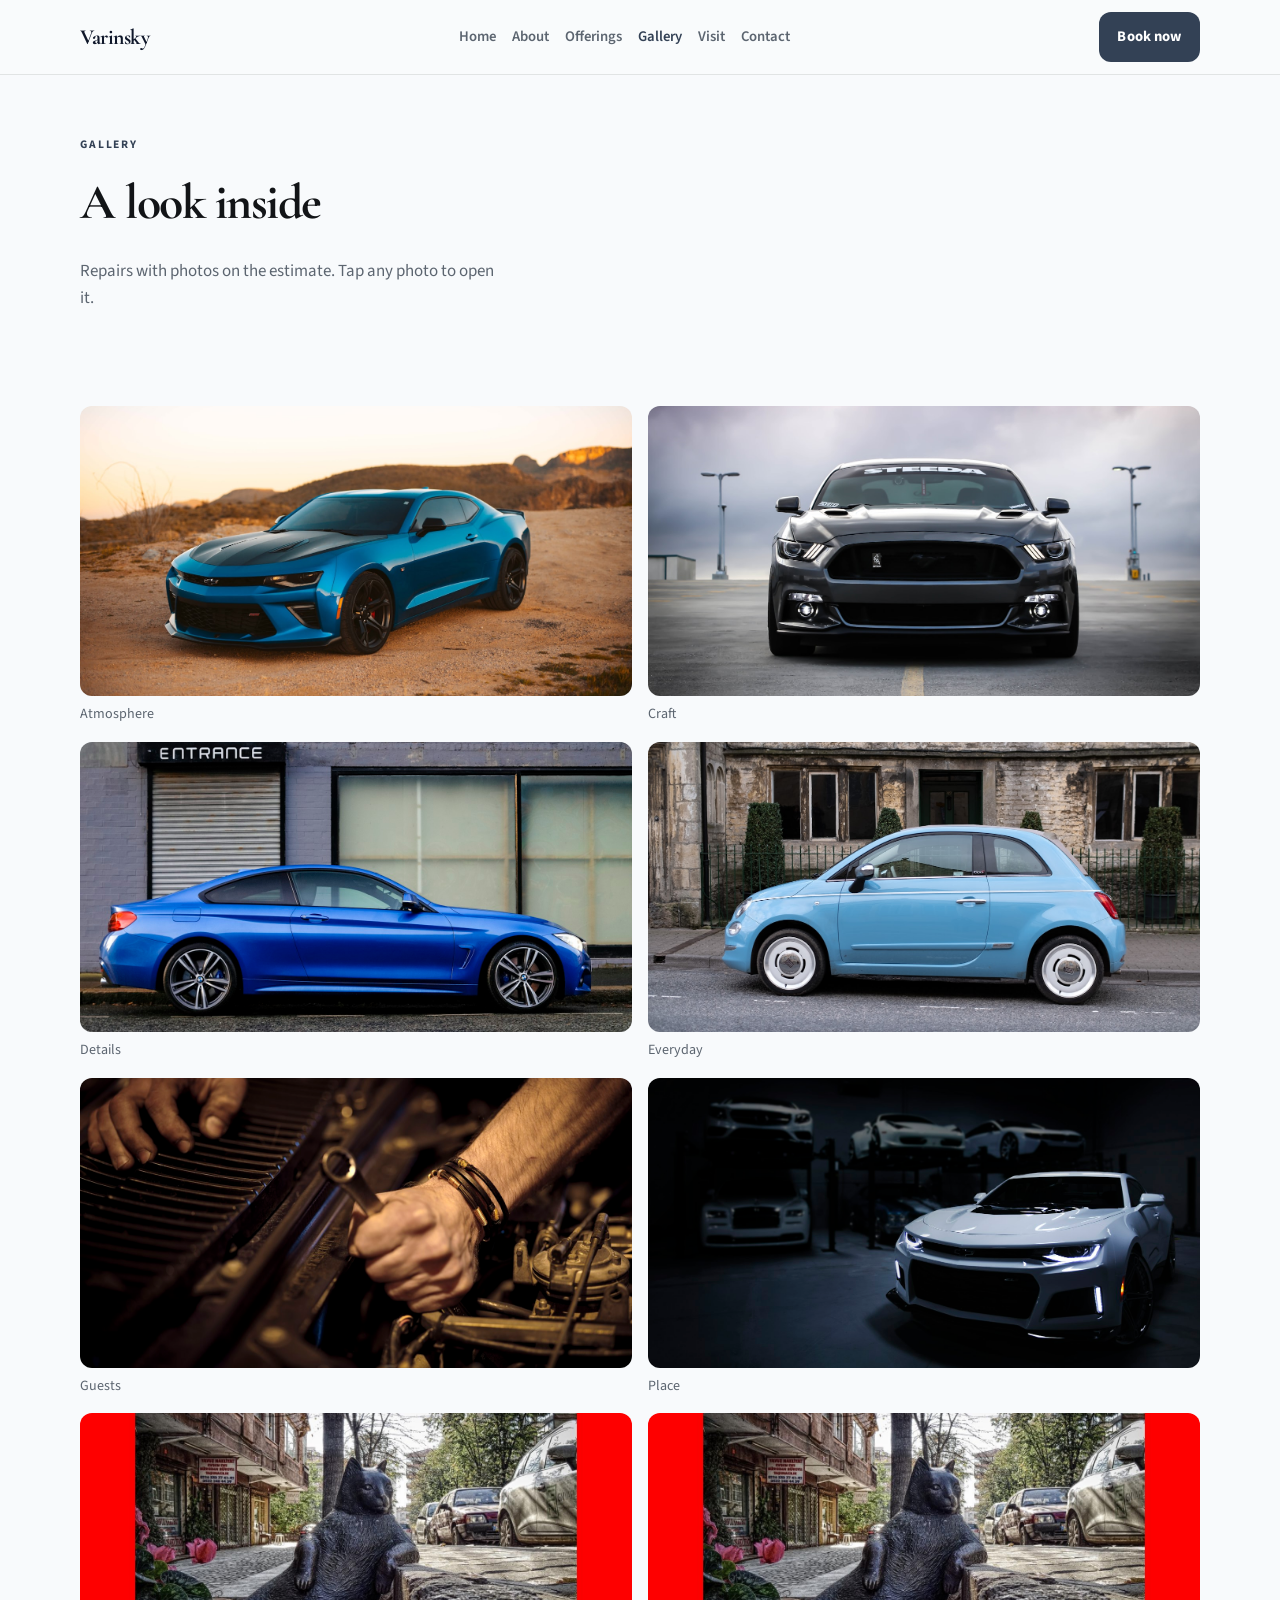
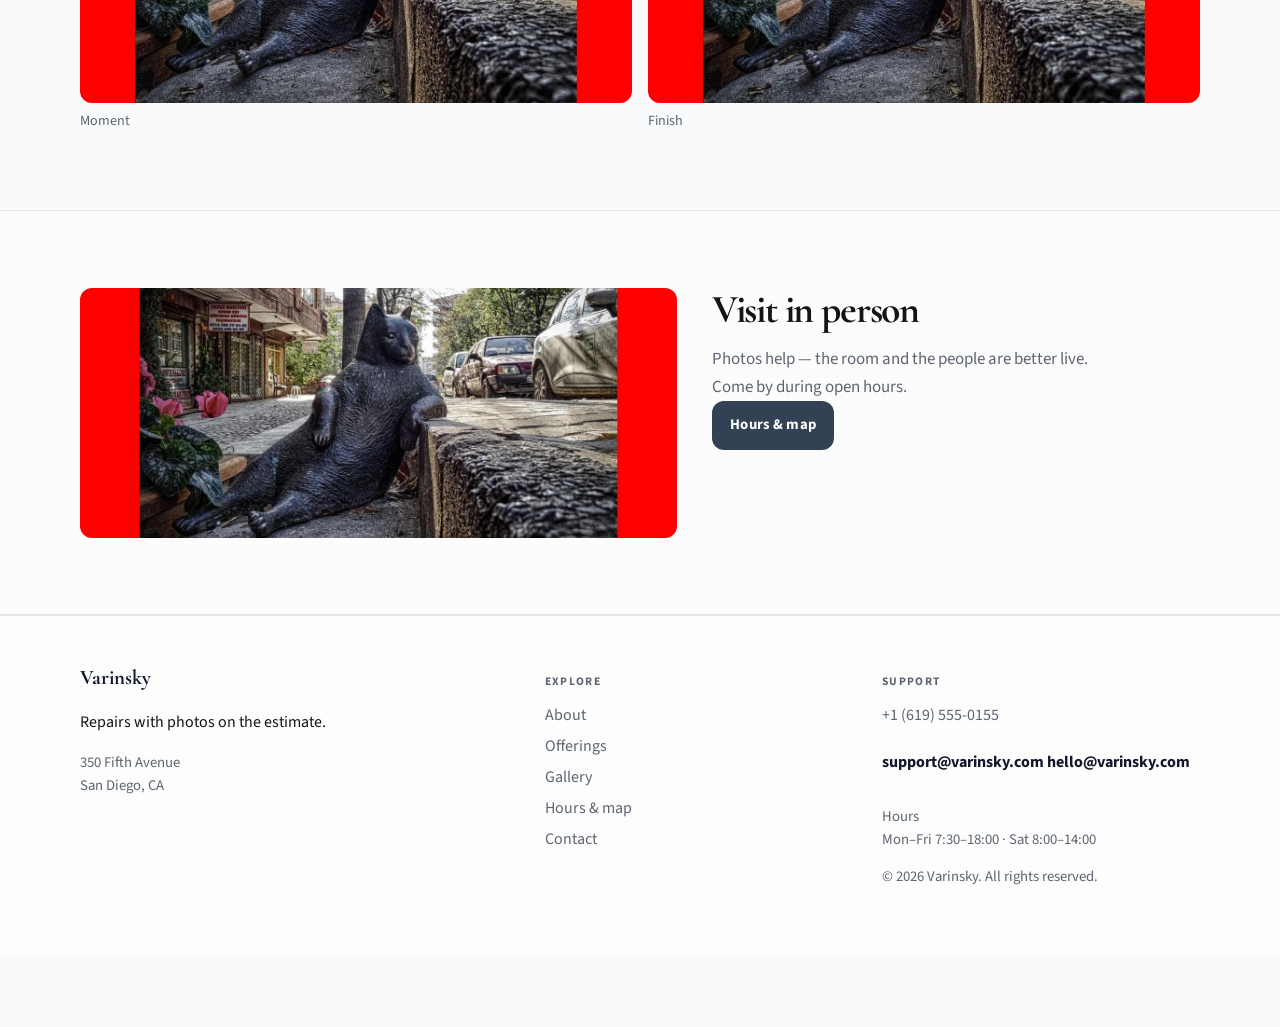
<file: gallery.html>
<!DOCTYPE html>
<html lang="en">
<head>
  <meta charset="UTF-8" />
  <meta name="viewport" content="width=device-width, initial-scale=1" />
  <title>Gallery | Varinsky</title>
  <meta name="description" content="Photos from Varinsky" />
  <meta name="theme-color" content="#111111" />
  <link rel="preconnect" href="https://fonts.googleapis.com" />
  <link rel="preconnect" href="https://fonts.gstatic.com" crossorigin />
  <link href="https://fonts.googleapis.com/css2?family=Cormorant+Garamond:wght@600;700&family=Source+Sans+3:wght@400;500;600;700&display=swap" rel="stylesheet" />
  <link rel="stylesheet" href="styles.css" />
  <link rel="icon" href="favicon.svg" type="image/svg+xml" />
</head>
<body>

  <header class="top">
    <div class="shell bar">
      <a class="logo" href="index.html">Varinsky</a>
      <button class="nav-toggle" type="button" aria-label="Open menu" data-nav-toggle>
        <span></span><span></span><span></span>
      </button>
      <nav data-nav><a href="index.html">Home</a><a href="about.html">About</a><a href="offerings.html">Offerings</a><a href="gallery.html" class="on">Gallery</a><a href="visit.html">Visit</a><a href="contact.html">Contact</a></nav>
      <a class="cta" href="contact.html" data-open-book>Book now</a>
    </div>
  </header>
  <main class="page">
    <section class="page-hero"><div class="shell">
      <p class="eyebrow">Gallery</p>
      <h1>A look inside</h1>
      <p class="lead">Repairs with photos on the estimate. Tap any photo to open it.</p>
    </div></section>
    <section class="block"><div class="shell gallery-rich" data-gallery-list="assets/img-3.jpg,assets/img-4.jpg,assets/img-5.jpg,assets/img-6.jpg,assets/img-7.jpg,assets/img-8.jpg,assets/img-9.jpg,assets/img-10.jpg"><figure><button type="button" class="gal-btn" data-gallery-open data-index="0"><img src="assets/img-3.jpg" alt="Varinsky" loading="lazy" /></button><figcaption>Atmosphere</figcaption></figure>
<figure><button type="button" class="gal-btn" data-gallery-open data-index="1"><img src="assets/img-4.jpg" alt="Varinsky" loading="lazy" /></button><figcaption>Craft</figcaption></figure>
<figure><button type="button" class="gal-btn" data-gallery-open data-index="2"><img src="assets/img-5.jpg" alt="Varinsky" loading="lazy" /></button><figcaption>Details</figcaption></figure>
<figure><button type="button" class="gal-btn" data-gallery-open data-index="3"><img src="assets/img-6.jpg" alt="Varinsky" loading="lazy" /></button><figcaption>Everyday</figcaption></figure>
<figure><button type="button" class="gal-btn" data-gallery-open data-index="4"><img src="assets/img-7.jpg" alt="Varinsky" loading="lazy" /></button><figcaption>Guests</figcaption></figure>
<figure><button type="button" class="gal-btn" data-gallery-open data-index="5"><img src="assets/img-8.jpg" alt="Varinsky" loading="lazy" /></button><figcaption>Place</figcaption></figure>
<figure><button type="button" class="gal-btn" data-gallery-open data-index="6"><img src="assets/img-9.jpg" alt="Varinsky" loading="lazy" /></button><figcaption>Moment</figcaption></figure>
<figure><button type="button" class="gal-btn" data-gallery-open data-index="7"><img src="assets/img-10.jpg" alt="Varinsky" loading="lazy" /></button><figcaption>Finish</figcaption></figure></div></section>
    <section class="block tint"><div class="shell split">
      <img class="solo" src="assets/img-9.jpg" alt="Varinsky" />
      <div>
        <h2>Visit in person</h2>
        <p class="lead">Photos help — the room and the people are better live. Come by during open hours.</p>
        <a class="btn solid" href="visit.html">Hours &amp; map</a>
      </div>
    </div></section>
  </main>

  <footer class="foot">
    <div class="shell foot-grid">
      <div>
        <strong>Varinsky</strong>
        <p>Repairs with photos on the estimate.</p>
        <p class="foot-meta">350 Fifth Avenue<br/>San Diego, CA</p>
      </div>
      <div>
        <p class="fh">Explore</p>
        <a href="about.html">About</a>
        <a href="offerings.html">Offerings</a>
        <a href="gallery.html">Gallery</a>
        <a href="visit.html">Hours &amp; map</a>
        <a href="contact.html">Contact</a>
      </div>
      <div>
        <p class="fh">Support</p>
        <a href="tel:+16195550155">+1 (619) 555-0155</a>
        <p class="mail-plain">support@varinsky.com</p>
        <p class="mail-plain">hello@varinsky.com</p>
        <p class="foot-meta">Hours<br/>Mon–Fri 7:30–18:00 · Sat 8:00–14:00</p>
        <p class="foot-meta">© 2026 Varinsky. All rights reserved.</p>
      </div>
    </div>
  </footer>
  <div class="mobile-cta">
    <a href="tel:+16195550155">Call</a>
    <button type="button" data-open-book>Book</button>
    <a href="visit.html">Map</a>
  </div>
  <div class="toast" data-toast hidden></div>

  <div class="modal" data-book-modal hidden>
    <div class="modal-card">
      <button class="modal-close" type="button" data-close-book aria-label="Close">×</button>
      <p class="eyebrow">Quick book</p>
      <h3>Request a spot at Varinsky</h3>
      <p class="lead">We confirm by email during open hours.</p>
      <form class="contact-form compact" data-quick-book data-support="support@varinsky.com">
        <label>Name<input name="name" required placeholder="Your name" /></label>
        <label>Email<input type="email" name="email" required placeholder="you@email.com" /></label>
        <label>When<input name="when" required placeholder="Day &amp; time" /></label>
        <label>Notes<textarea name="message" rows="3" placeholder="Party size, preferences…"></textarea></label>
        <button class="btn solid" type="submit">Send request</button>
      </form>
    </div>
  </div>

  <div class="lightbox" data-lightbox hidden>
    <button class="modal-close" type="button" data-lightbox-close aria-label="Close">×</button>
    <img data-lightbox-img alt="" />
    <div class="lightbox-nav">
      <button type="button" data-lightbox-prev>‹</button>
      <button type="button" data-lightbox-next>›</button>
    </div>
  </div>
  <script src="site.js"></script>
</body></html>
</file>
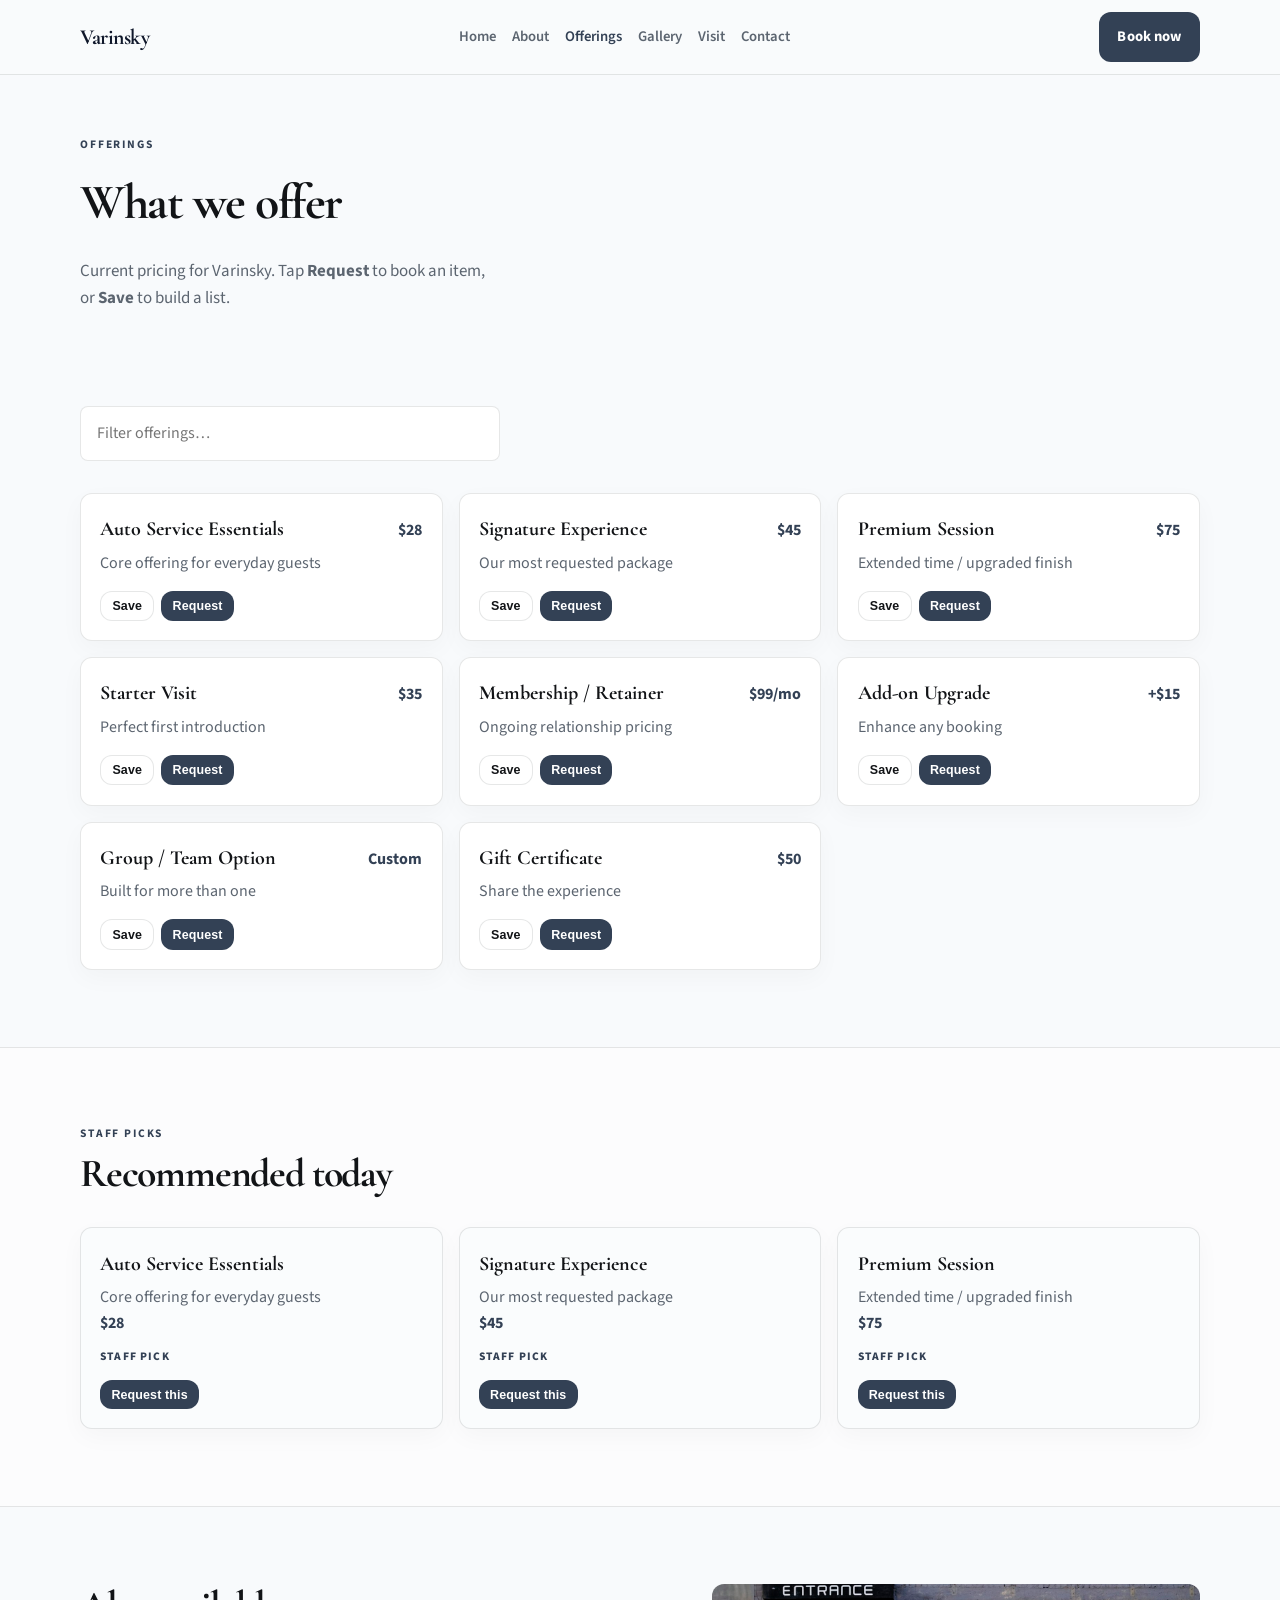
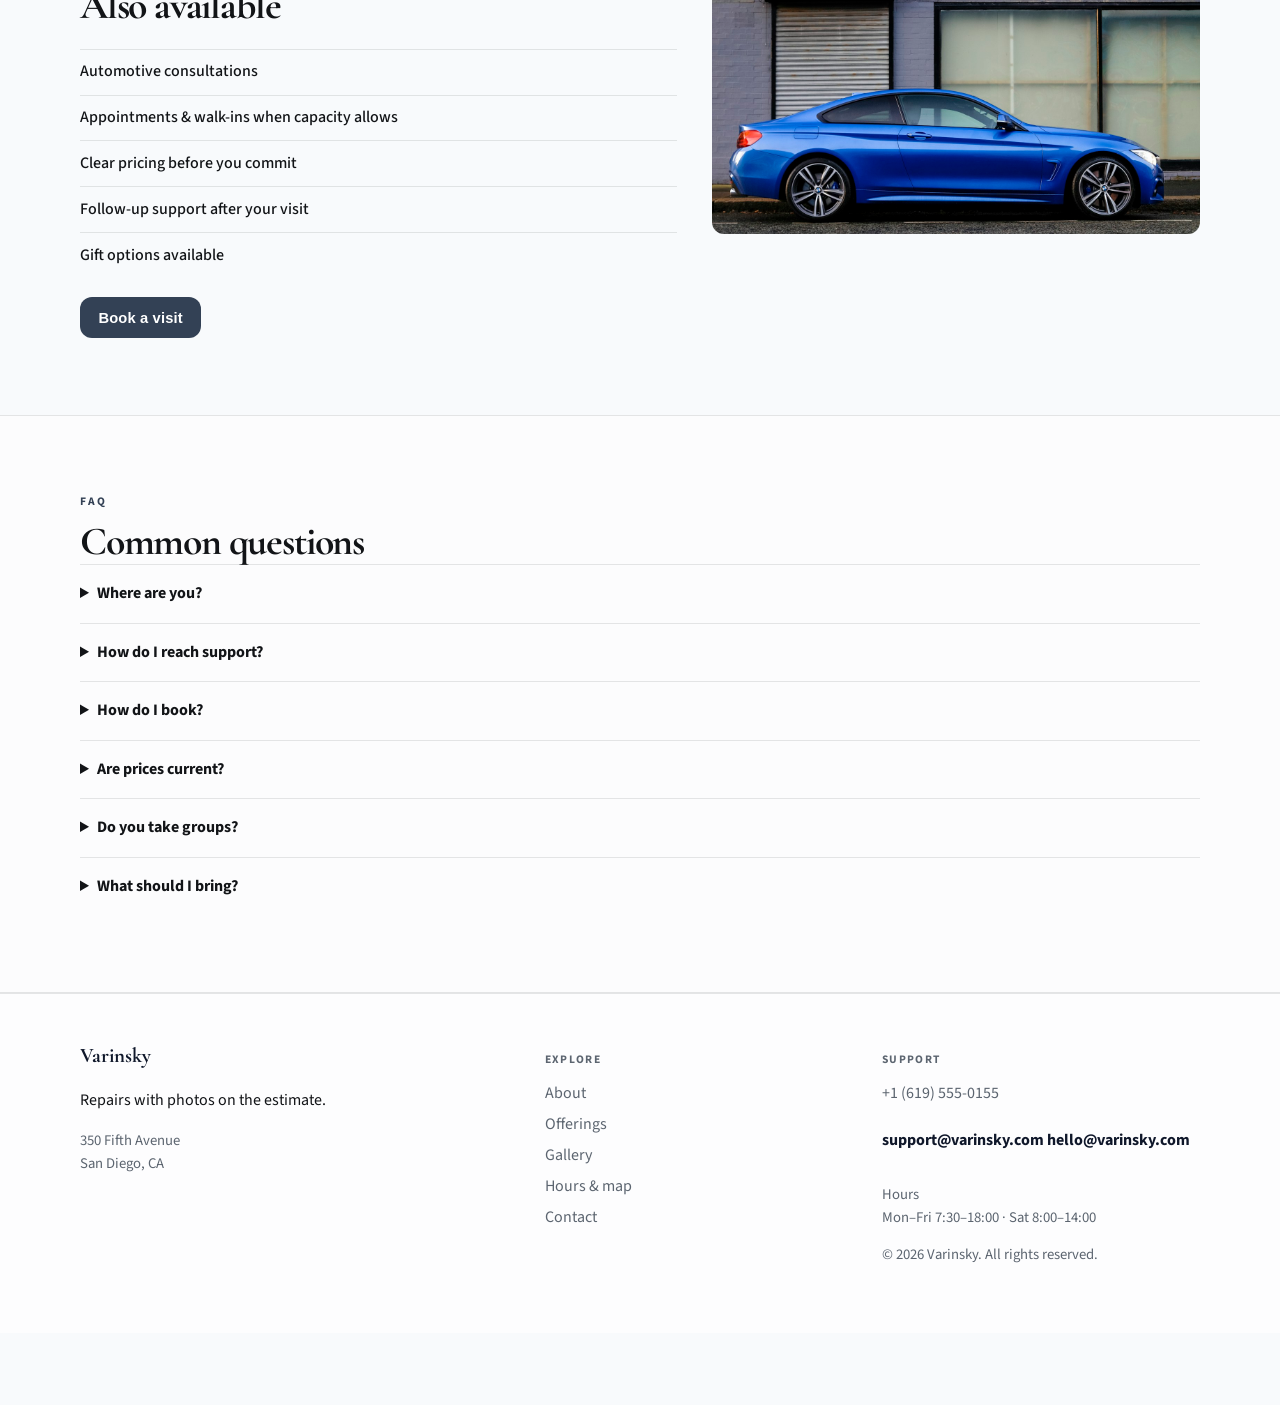
<file: offerings.html>
<!DOCTYPE html>
<html lang="en">
<head>
  <meta charset="UTF-8" />
  <meta name="viewport" content="width=device-width, initial-scale=1" />
  <title>Offerings | Varinsky</title>
  <meta name="description" content="Offerings — Varinsky" />
  <meta name="theme-color" content="#111111" />
  <link rel="preconnect" href="https://fonts.googleapis.com" />
  <link rel="preconnect" href="https://fonts.gstatic.com" crossorigin />
  <link href="https://fonts.googleapis.com/css2?family=Cormorant+Garamond:wght@600;700&family=Source+Sans+3:wght@400;500;600;700&display=swap" rel="stylesheet" />
  <link rel="stylesheet" href="styles.css" />
  <link rel="icon" href="favicon.svg" type="image/svg+xml" />
</head>
<body>

  <header class="top">
    <div class="shell bar">
      <a class="logo" href="index.html">Varinsky</a>
      <button class="nav-toggle" type="button" aria-label="Open menu" data-nav-toggle>
        <span></span><span></span><span></span>
      </button>
      <nav data-nav><a href="index.html">Home</a><a href="about.html">About</a><a href="offerings.html" class="on">Offerings</a><a href="gallery.html">Gallery</a><a href="visit.html">Visit</a><a href="contact.html">Contact</a></nav>
      <a class="cta" href="contact.html" data-open-book>Book now</a>
    </div>
  </header>
  <main class="page">
    <section class="page-hero"><div class="shell">
      <p class="eyebrow">Offerings</p>
      <h1>What we offer</h1>
      <p class="lead">Current pricing for Varinsky. Tap <strong>Request</strong> to book an item, or <strong>Save</strong> to build a list.</p>
      <div class="saved-tray" data-saved-tray hidden>
        <strong>Your list</strong>
        <ul data-saved-list></ul>
        <button type="button" class="btn solid mini" data-open-book data-pref-from-list>Request saved items</button>
        <button type="button" class="btn quiet mini" data-clear-saved>Clear</button>
      </div>
    </div></section>
    <section class="block"><div class="shell">
      <div class="offer-tools">
        <input data-filter-offer type="search" placeholder="Filter offerings…" />
      </div>
      <div class="menu-grid"><article class="item" data-item="Auto Service Essentials">
          <div class="item-top"><h3>Auto Service Essentials</h3><span class="price">$28</span></div>
          <p>Core offering for everyday guests</p>
          <div class="item-actions">
            <button type="button" class="btn quiet mini" data-save-item data-name="Auto Service Essentials">Save</button>
            <button type="button" class="btn solid mini" data-open-book data-pref="Auto Service Essentials">Request</button>
          </div>
        </article>
<article class="item" data-item="Signature Experience">
          <div class="item-top"><h3>Signature Experience</h3><span class="price">$45</span></div>
          <p>Our most requested package</p>
          <div class="item-actions">
            <button type="button" class="btn quiet mini" data-save-item data-name="Signature Experience">Save</button>
            <button type="button" class="btn solid mini" data-open-book data-pref="Signature Experience">Request</button>
          </div>
        </article>
<article class="item" data-item="Premium Session">
          <div class="item-top"><h3>Premium Session</h3><span class="price">$75</span></div>
          <p>Extended time / upgraded finish</p>
          <div class="item-actions">
            <button type="button" class="btn quiet mini" data-save-item data-name="Premium Session">Save</button>
            <button type="button" class="btn solid mini" data-open-book data-pref="Premium Session">Request</button>
          </div>
        </article>
<article class="item" data-item="Starter Visit">
          <div class="item-top"><h3>Starter Visit</h3><span class="price">$35</span></div>
          <p>Perfect first introduction</p>
          <div class="item-actions">
            <button type="button" class="btn quiet mini" data-save-item data-name="Starter Visit">Save</button>
            <button type="button" class="btn solid mini" data-open-book data-pref="Starter Visit">Request</button>
          </div>
        </article>
<article class="item" data-item="Membership / Retainer">
          <div class="item-top"><h3>Membership / Retainer</h3><span class="price">$99/mo</span></div>
          <p>Ongoing relationship pricing</p>
          <div class="item-actions">
            <button type="button" class="btn quiet mini" data-save-item data-name="Membership / Retainer">Save</button>
            <button type="button" class="btn solid mini" data-open-book data-pref="Membership / Retainer">Request</button>
          </div>
        </article>
<article class="item" data-item="Add-on Upgrade">
          <div class="item-top"><h3>Add-on Upgrade</h3><span class="price">+$15</span></div>
          <p>Enhance any booking</p>
          <div class="item-actions">
            <button type="button" class="btn quiet mini" data-save-item data-name="Add-on Upgrade">Save</button>
            <button type="button" class="btn solid mini" data-open-book data-pref="Add-on Upgrade">Request</button>
          </div>
        </article>
<article class="item" data-item="Group / Team Option">
          <div class="item-top"><h3>Group / Team Option</h3><span class="price">Custom</span></div>
          <p>Built for more than one</p>
          <div class="item-actions">
            <button type="button" class="btn quiet mini" data-save-item data-name="Group / Team Option">Save</button>
            <button type="button" class="btn solid mini" data-open-book data-pref="Group / Team Option">Request</button>
          </div>
        </article>
<article class="item" data-item="Gift Certificate">
          <div class="item-top"><h3>Gift Certificate</h3><span class="price">$50</span></div>
          <p>Share the experience</p>
          <div class="item-actions">
            <button type="button" class="btn quiet mini" data-save-item data-name="Gift Certificate">Save</button>
            <button type="button" class="btn solid mini" data-open-book data-pref="Gift Certificate">Request</button>
          </div>
        </article></div>
    </div></section>
    <section class="block tint"><div class="shell">
      <p class="eyebrow">Staff picks</p>
      <h2>Recommended today</h2>
      <div class="menu-grid"><article class="item soft" data-item="Auto Service Essentials">
          <h3>Auto Service Essentials</h3><p>Core offering for everyday guests</p><span class="price">$28</span><p class="tag">Staff pick</p>
          <div class="item-actions">
            <button type="button" class="btn solid mini" data-open-book data-pref="Auto Service Essentials">Request this</button>
          </div>
        </article>
<article class="item soft" data-item="Signature Experience">
          <h3>Signature Experience</h3><p>Our most requested package</p><span class="price">$45</span><p class="tag">Staff pick</p>
          <div class="item-actions">
            <button type="button" class="btn solid mini" data-open-book data-pref="Signature Experience">Request this</button>
          </div>
        </article>
<article class="item soft" data-item="Premium Session">
          <h3>Premium Session</h3><p>Extended time / upgraded finish</p><span class="price">$75</span><p class="tag">Staff pick</p>
          <div class="item-actions">
            <button type="button" class="btn solid mini" data-open-book data-pref="Premium Session">Request this</button>
          </div>
        </article></div>
    </div></section>
    <section class="block"><div class="shell split">
      <div>
        <h2>Also available</h2>
        <ul class="checks"><li>Automotive consultations</li>
<li>Appointments & walk-ins when capacity allows</li>
<li>Clear pricing before you commit</li>
<li>Follow-up support after your visit</li>
<li>Gift options available</li></ul>
        <button type="button" class="btn solid" data-open-book style="margin-top:1.2rem">Book a visit</button>
      </div>
      <img class="solo" src="assets/img-5.jpg" alt="offerings" />
    </div></section>
    <section class="block tint"><div class="shell">
      <p class="eyebrow">FAQ</p>
      <h2>Common questions</h2>
      <div class="faq"><details><summary>Where are you?</summary><p>350 Fifth Avenue, San Diego, CA. See the map on Visit.</p></details>
<details><summary>How do I reach support?</summary><p>Use the Contact form or email support@varinsky.com. We reply during open hours.</p></details>
<details><summary>How do I book?</summary><p>Send a message on Contact, email bookings@varinsky.com, or call +1 (619) 555-0155.</p></details>
<details><summary>Are prices current?</summary><p>Listed prices are current and may shift with seasons — we update this site when they do.</p></details>
<details><summary>Do you take groups?</summary><p>Yes for many bookings — tell us the size and date and we'll confirm what Varinsky can host.</p></details>
<details><summary>What should I bring?</summary><p>Just yourself (and any notes on allergies, sizes, or preferences). We'll handle the rest.</p></details></div>
    </div></section>
  </main>

  <footer class="foot">
    <div class="shell foot-grid">
      <div>
        <strong>Varinsky</strong>
        <p>Repairs with photos on the estimate.</p>
        <p class="foot-meta">350 Fifth Avenue<br/>San Diego, CA</p>
      </div>
      <div>
        <p class="fh">Explore</p>
        <a href="about.html">About</a>
        <a href="offerings.html">Offerings</a>
        <a href="gallery.html">Gallery</a>
        <a href="visit.html">Hours &amp; map</a>
        <a href="contact.html">Contact</a>
      </div>
      <div>
        <p class="fh">Support</p>
        <a href="tel:+16195550155">+1 (619) 555-0155</a>
        <p class="mail-plain">support@varinsky.com</p>
        <p class="mail-plain">hello@varinsky.com</p>
        <p class="foot-meta">Hours<br/>Mon–Fri 7:30–18:00 · Sat 8:00–14:00</p>
        <p class="foot-meta">© 2026 Varinsky. All rights reserved.</p>
      </div>
    </div>
  </footer>
  <div class="mobile-cta">
    <a href="tel:+16195550155">Call</a>
    <button type="button" data-open-book>Book</button>
    <a href="visit.html">Map</a>
  </div>
  <div class="toast" data-toast hidden></div>

  <div class="modal" data-book-modal hidden>
    <div class="modal-card">
      <button class="modal-close" type="button" data-close-book aria-label="Close">×</button>
      <p class="eyebrow">Quick book</p>
      <h3>Request a spot at Varinsky</h3>
      <p class="lead">We confirm by email during open hours.</p>
      <form class="contact-form compact" data-quick-book data-support="support@varinsky.com">
        <label>Name<input name="name" required placeholder="Your name" /></label>
        <label>Email<input type="email" name="email" required placeholder="you@email.com" /></label>
        <label>When<input name="when" required placeholder="Day &amp; time" /></label>
        <label>Notes<textarea name="message" rows="3" placeholder="Party size, preferences…"></textarea></label>
        <button class="btn solid" type="submit">Send request</button>
      </form>
    </div>
  </div>

  <div class="lightbox" data-lightbox hidden>
    <button class="modal-close" type="button" data-lightbox-close aria-label="Close">×</button>
    <img data-lightbox-img alt="" />
    <div class="lightbox-nav">
      <button type="button" data-lightbox-prev>‹</button>
      <button type="button" data-lightbox-next>›</button>
    </div>
  </div>
  <script src="site.js"></script>
</body></html>
</file>
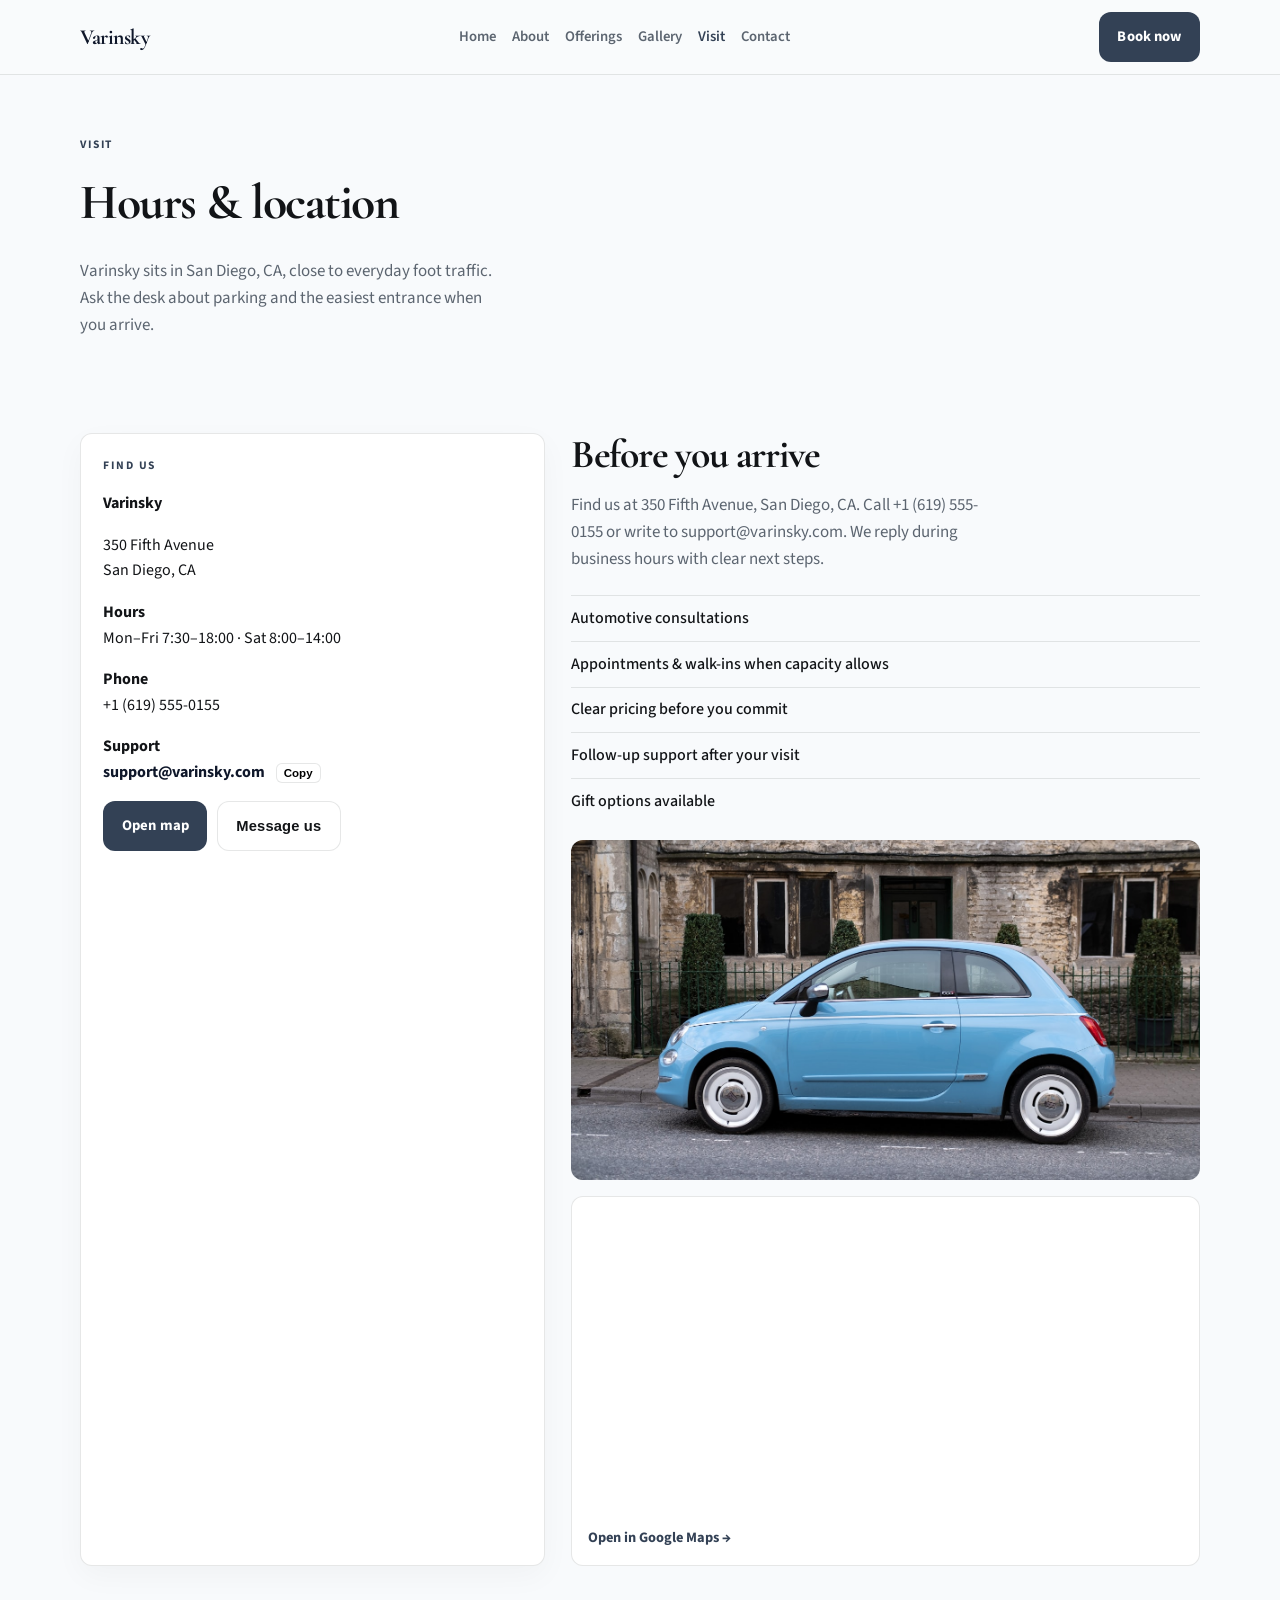
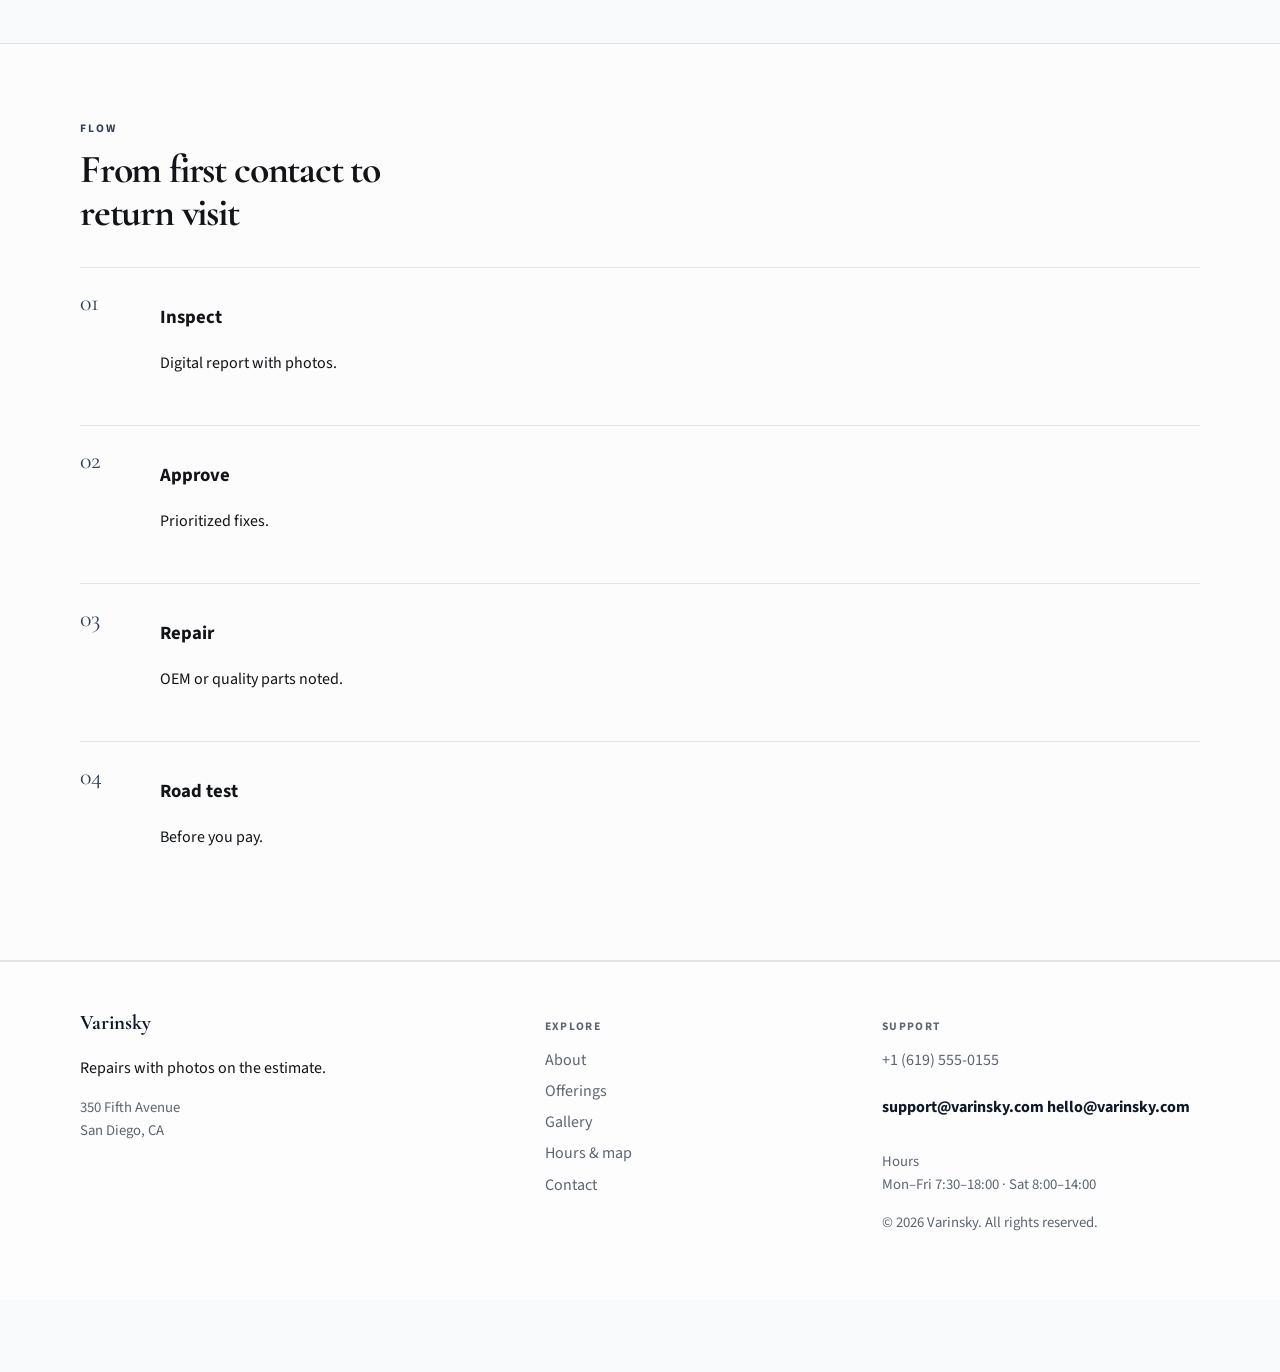
<file: visit.html>
<!DOCTYPE html>
<html lang="en">
<head>
  <meta charset="UTF-8" />
  <meta name="viewport" content="width=device-width, initial-scale=1" />
  <title>Visit | Varinsky</title>
  <meta name="description" content="Mon–Fri 7:30–18:00 · Sat 8:00–14:00" />
  <meta name="theme-color" content="#111111" />
  <link rel="preconnect" href="https://fonts.googleapis.com" />
  <link rel="preconnect" href="https://fonts.gstatic.com" crossorigin />
  <link href="https://fonts.googleapis.com/css2?family=Cormorant+Garamond:wght@600;700&family=Source+Sans+3:wght@400;500;600;700&display=swap" rel="stylesheet" />
  <link rel="stylesheet" href="styles.css" />
  <link rel="icon" href="favicon.svg" type="image/svg+xml" />
</head>
<body>

  <header class="top">
    <div class="shell bar">
      <a class="logo" href="index.html">Varinsky</a>
      <button class="nav-toggle" type="button" aria-label="Open menu" data-nav-toggle>
        <span></span><span></span><span></span>
      </button>
      <nav data-nav><a href="index.html">Home</a><a href="about.html">About</a><a href="offerings.html">Offerings</a><a href="gallery.html">Gallery</a><a href="visit.html" class="on">Visit</a><a href="contact.html">Contact</a></nav>
      <a class="cta" href="contact.html" data-open-book>Book now</a>
    </div>
  </header>
  <main class="page">
    <section class="page-hero"><div class="shell">
      <p class="eyebrow">Visit</p>
      <h1>Hours &amp; location</h1>
      <p class="lead">Varinsky sits in San Diego, CA, close to everyday foot traffic. Ask the desk about parking and the easiest entrance when you arrive.</p>
    </div></section>
    <section class="block"><div class="shell visit-grid">
      <aside class="card">
        <p class="eyebrow">Find us</p>
        <p><strong>Varinsky</strong></p>
        <p>350 Fifth Avenue<br/>San Diego, CA</p>
        <p><strong>Hours</strong><br/>Mon–Fri 7:30–18:00 · Sat 8:00–14:00</p>
        <p><strong>Phone</strong><br/><a href="tel:+16195550155">+1 (619) 555-0155</a></p>
          <p><strong>Support</strong><br/><span class="mail-plain" data-copy-mail>support@varinsky.com</span>
            <button type="button" class="copy-btn" data-copy="support@varinsky.com">Copy</button></p>
        <div class="card-actions">
          <a class="btn solid" href="https://www.google.com/maps/search/?api=1&query=350+Fifth+Avenue%2C+San+Diego%2C+CA" target="_blank" rel="noopener">Open map</a>
          <button type="button" class="btn quiet" data-open-book>Message us</button>
        </div>
      </aside>
      <div>
        <h2>Before you arrive</h2>
        <p class="lead">Find us at 350 Fifth Avenue, San Diego, CA. Call +1 (619) 555-0155 or write to support@varinsky.com. We reply during business hours with clear next steps.</p>
        <ul class="checks"><li>Automotive consultations</li>
<li>Appointments & walk-ins when capacity allows</li>
<li>Clear pricing before you commit</li>
<li>Follow-up support after your visit</li>
<li>Gift options available</li></ul>
        <img class="solo wide" src="assets/img-6.jpg" alt="visit" />
        <div class="map-wrap">
          <iframe title="Map — Varinsky" src="https://maps.google.com/maps?q=350+Fifth+Avenue%2C+San+Diego%2C+CA&z=15&output=embed" loading="lazy"
            referrerpolicy="no-referrer-when-downgrade" allowfullscreen></iframe>
          <p class="map-note"><a href="https://www.google.com/maps/search/?api=1&query=350+Fifth+Avenue%2C+San+Diego%2C+CA" target="_blank" rel="noopener">Open in Google Maps →</a></p>
        </div>
      </div>
    </div></section>
    <section class="block tint"><div class="shell">
      <p class="eyebrow">Flow</p>
      <h2>From first contact to return visit</h2>
      <ol class="process"><li><span>01</span><div><h3>Inspect</h3><p>Digital report with photos.</p></div></li>
<li><span>02</span><div><h3>Approve</h3><p>Prioritized fixes.</p></div></li>
<li><span>03</span><div><h3>Repair</h3><p>OEM or quality parts noted.</p></div></li>
<li><span>04</span><div><h3>Road test</h3><p>Before you pay.</p></div></li></ol>
    </div></section>
  </main>

  <footer class="foot">
    <div class="shell foot-grid">
      <div>
        <strong>Varinsky</strong>
        <p>Repairs with photos on the estimate.</p>
        <p class="foot-meta">350 Fifth Avenue<br/>San Diego, CA</p>
      </div>
      <div>
        <p class="fh">Explore</p>
        <a href="about.html">About</a>
        <a href="offerings.html">Offerings</a>
        <a href="gallery.html">Gallery</a>
        <a href="visit.html">Hours &amp; map</a>
        <a href="contact.html">Contact</a>
      </div>
      <div>
        <p class="fh">Support</p>
        <a href="tel:+16195550155">+1 (619) 555-0155</a>
        <p class="mail-plain">support@varinsky.com</p>
        <p class="mail-plain">hello@varinsky.com</p>
        <p class="foot-meta">Hours<br/>Mon–Fri 7:30–18:00 · Sat 8:00–14:00</p>
        <p class="foot-meta">© 2026 Varinsky. All rights reserved.</p>
      </div>
    </div>
  </footer>
  <div class="mobile-cta">
    <a href="tel:+16195550155">Call</a>
    <button type="button" data-open-book>Book</button>
    <a href="visit.html">Map</a>
  </div>
  <div class="toast" data-toast hidden></div>

  <div class="modal" data-book-modal hidden>
    <div class="modal-card">
      <button class="modal-close" type="button" data-close-book aria-label="Close">×</button>
      <p class="eyebrow">Quick book</p>
      <h3>Request a spot at Varinsky</h3>
      <p class="lead">We confirm by email during open hours.</p>
      <form class="contact-form compact" data-quick-book data-support="support@varinsky.com">
        <label>Name<input name="name" required placeholder="Your name" /></label>
        <label>Email<input type="email" name="email" required placeholder="you@email.com" /></label>
        <label>When<input name="when" required placeholder="Day &amp; time" /></label>
        <label>Notes<textarea name="message" rows="3" placeholder="Party size, preferences…"></textarea></label>
        <button class="btn solid" type="submit">Send request</button>
      </form>
    </div>
  </div>

  <div class="lightbox" data-lightbox hidden>
    <button class="modal-close" type="button" data-lightbox-close aria-label="Close">×</button>
    <img data-lightbox-img alt="" />
    <div class="lightbox-nav">
      <button type="button" data-lightbox-prev>‹</button>
      <button type="button" data-lightbox-next>›</button>
    </div>
  </div>
  <script src="site.js"></script>
</body></html>
</file>
<file: styles.css>
:root {
  --ink:#121417; --muted:#5c6570; --paper:#f8fafc;
  --accent:#334155; --deep:#0f172a; --line:rgba(18,20,23,.10);
  --display:"Cormorant Garamond",Georgia,"Times New Roman",serif;
  --body:"Source Sans 3","Segoe UI",sans-serif; --shell:1120px;
  --radius:12px;
}
*{box-sizing:border-box} html{scroll-behavior:smooth}
body{margin:0;font-family:var(--body);color:var(--ink);background:var(--paper);line-height:1.6;padding-bottom:72px;-webkit-font-smoothing:antialiased}
a{color:inherit;text-decoration:none} img{max-width:100%;display:block}
.shell{width:min(var(--shell),calc(100% - 2.4rem));margin-inline:auto}
.sr{position:absolute;left:-9999px}
.mail-plain{display:inline-block;font-weight:700;color:var(--deep);word-break:break-all}
.support-banner{padding:1.25rem 1.35rem;margin:0 0 1.5rem;border:1px solid var(--line);border-left:4px solid var(--accent);background:#fff;border-radius:var(--radius)}
.support-mail{margin:.35rem 0 .5rem;font-family:var(--display);font-size:clamp(1.4rem,3vw,2rem);font-weight:700;color:var(--deep)}
.form-success{margin-top:1.2rem;padding:1.4rem;border:1px solid color-mix(in srgb,var(--accent) 35%,var(--line));background:#fff;border-radius:var(--radius)}
.form-success h3{margin:0 0 .5rem;font-family:var(--display);font-size:1.6rem}
.form-success[hidden],.contact-form[hidden]{display:none !important}
.contact-form select{width:100%;padding:.85rem 1rem;border:1px solid var(--line);border-radius:8px;font:inherit;background:#fff}
.top{position:sticky;top:0;z-index:40;backdrop-filter:blur(14px);background:color-mix(in srgb,var(--paper) 90%,white);border-bottom:1px solid var(--line)}
.bar{min-height:74px;display:flex;align-items:center;justify-content:space-between;gap:1rem;position:relative}
.logo{font-family:var(--display);font-weight:700;font-size:1.35rem;color:var(--deep);letter-spacing:-.02em}
nav{display:flex;flex-wrap:wrap;gap:1rem;font-weight:600;font-size:.92rem;color:var(--muted)}
nav a.on,nav a:hover{color:var(--accent)}
.nav-toggle{display:none;flex-direction:column;gap:5px;background:transparent;border:0;padding:.4rem;cursor:pointer}
.nav-toggle span{display:block;width:22px;height:2px;background:var(--deep)}
.cta,.btn{display:inline-flex;align-items:center;justify-content:center;padding:.8rem 1.15rem;border-radius:var(--radius);font-weight:700;font-size:.92rem;border:0;cursor:pointer;letter-spacing:.01em}
.cta,.btn.solid{background:var(--accent);color:#fff}
.btn.line{border:1px solid rgba(255,255,255,.55);color:#fff;background:transparent}
.btn.quiet{border:1px solid var(--line);background:#fff;color:var(--ink)}
.hero{position:relative;min-height:calc(100vh - 70px);display:grid;align-items:end;color:#fff;overflow:hidden}
.hero-bg{position:absolute;inset:0;background-size:cover;background-position:center;animation:zoom 26s ease-in-out infinite alternate}
.hero-shade{position:absolute;inset:0;background:linear-gradient(115deg,rgba(10,12,16,.82),rgba(10,12,16,.28))}
.hero-copy{position:relative;z-index:2;padding:5rem 0 3.8rem;max-width:720px}
.brand{margin:0 0 .75rem;font-family:var(--display);font-size:clamp(1.85rem,3.6vw,2.7rem);font-weight:700}
.hero h1,.page-hero h1{margin:0;font-family:var(--display);letter-spacing:-.03em;font-weight:700}
.hero h1{font-size:clamp(2.15rem,5.2vw,3.55rem);max-width:15ch;line-height:1.05}
.lede{margin:1.15rem 0 0;max-width:42ch;color:rgba(255,255,255,.9);font-size:1.08rem}
.actions{display:flex;flex-wrap:wrap;gap:.75rem;margin-top:1.7rem}
.promo{display:flex;justify-content:space-between;gap:1rem;align-items:center;margin:1.35rem auto;padding:1.05rem 1.25rem;background:#fff;border:1px solid var(--line);border-radius:var(--radius);box-shadow:0 8px 28px rgba(18,20,23,.04)}
.promo p{margin:0;font-weight:600}
.promo a{font-weight:800;color:var(--accent);white-space:nowrap}
.strip{border-bottom:1px solid var(--line);background:rgba(255,255,255,.5)}
.strip-row{display:flex;flex-wrap:wrap;gap:.8rem 1.5rem;padding:1.05rem 0;font-weight:700;color:var(--deep);font-size:.95rem}
.stats-band{border-bottom:1px solid var(--line);background:rgba(255,255,255,.72)}
.stats-row{display:grid;grid-template-columns:repeat(4,1fr);gap:1rem;padding:1.55rem 0}
.stat b{display:block;font-family:var(--display);font-size:1.65rem;color:var(--deep)}
.stat span{display:block;margin-top:.25rem;color:var(--muted);font-size:.88rem}
.mosaic{display:grid;grid-template-columns:1.2fr 1fr 1fr;gap:.85rem}
.mosaic img{width:100%;height:230px;object-fit:cover;border-radius:var(--radius)}
.block{padding:4.8rem 0}.block.tint{background:rgba(255,255,255,.58);border-block:1px solid var(--line)}
.eyebrow{margin:0 0 .55rem;font-size:.72rem;font-weight:700;letter-spacing:.16em;text-transform:uppercase;color:var(--accent)}
h2{margin:0;font-family:var(--display);font-size:clamp(1.85rem,3.1vw,2.55rem);letter-spacing:-.03em;max-width:18ch;line-height:1.1}
.lead{margin:.95rem 0 0;color:var(--muted);max-width:52ch;font-size:1.06rem}
.split{display:grid;grid-template-columns:1.1fr .9fr;gap:2.2rem;align-items:start}
.amenity-grid,.contact-grid,.newsletter{display:grid;grid-template-columns:1.1fr .9fr;gap:2.2rem;align-items:start}
.checks,.why,.hours{margin:1.35rem 0 0;padding:0;list-style:none}
.checks li,.why li,.hours li{padding:.6rem 0;border-top:1px solid var(--line);font-weight:500}
.hours-card,.card{background:#fff;border:1px solid var(--line);border-radius:var(--radius);padding:1.4rem;box-shadow:0 10px 30px rgba(18,20,23,.035)}
.card-actions{display:flex;flex-wrap:wrap;gap:.6rem;margin-top:1rem}
.stack-card p{margin:0 0 1rem}
.about-photos{display:grid;gap:.85rem}
.about-photos img,.solo{width:100%;height:250px;object-fit:cover;border-radius:var(--radius)}
.solo.wide{height:340px;margin-top:1rem}
.menu-grid{margin-top:2rem;display:grid;grid-template-columns:repeat(3,1fr);gap:1rem}
.item{background:#fff;border:1px solid var(--line);border-radius:var(--radius);padding:1.2rem;position:relative;box-shadow:0 8px 24px rgba(18,20,23,.03)}
.item.soft{background:color-mix(in srgb,var(--paper) 70%,white)}
.item-top{display:flex;justify-content:space-between;gap:.5rem;align-items:baseline}
.item h3{margin:0 0 .35rem;font-family:var(--display);font-size:1.25rem}
.item p{margin:0;color:var(--muted)}
.item .tag{margin-top:.7rem;font-size:.72rem;font-weight:800;letter-spacing:.1em;text-transform:uppercase;color:var(--accent)}
.price{font-weight:700;color:var(--accent);white-space:nowrap}
.process{list-style:none;margin:2rem 0 0;padding:0;display:grid;gap:1rem}
.process li{display:grid;grid-template-columns:64px 1fr;gap:1rem;padding:1rem 0;border-top:1px solid var(--line)}
.process span{font-family:var(--display);font-size:1.5rem;color:var(--accent)}
.quotes{display:grid;grid-template-columns:repeat(3,1fr);gap:1rem;margin-top:1.5rem}
blockquote{margin:0;padding:1.3rem;background:#fff;border:1px solid var(--line);border-radius:var(--radius)}
blockquote p{margin:0;font-family:var(--display);font-size:1.25rem;line-height:1.25}
blockquote footer{margin-top:.85rem;color:var(--muted);font-size:.9rem}
.value-grid,.team-grid{display:grid;grid-template-columns:repeat(2,1fr);gap:1rem;margin-top:1.5rem}
.two-col{display:grid;grid-template-columns:1fr 1fr;gap:2rem;align-items:start}
.value-grid article,.person{background:#fff;border:1px solid var(--line);border-radius:var(--radius);padding:1.2rem}
.person .role{color:var(--accent);font-weight:700;margin:.2rem 0 .5rem}
.faq details{border-top:1px solid var(--line);padding:1rem 0}
.faq summary{cursor:pointer;font-weight:700}
.faq p{margin:.6rem 0 0;color:var(--muted)}
.page-hero{padding:3.8rem 0 1.1rem}
.page-hero h1{font-size:clamp(2.1rem,4vw,3.1rem);max-width:16ch}
.page .lead{color:var(--muted)}
.gallery-rich{display:grid;grid-template-columns:repeat(2,1fr);gap:1rem}
.gallery-rich figure{margin:0}
.gallery-rich img{width:100%;height:290px;object-fit:cover;border-radius:var(--radius)}
.gallery-rich figcaption{margin-top:.45rem;color:var(--muted);font-size:.88rem}
.visit-grid{display:grid;grid-template-columns:.85fr 1.15fr;gap:1.6rem}
.map-wrap{margin-top:1rem;border-radius:var(--radius);overflow:hidden;border:1px solid var(--line);background:#fff}
.map-wrap iframe{width:100%;height:320px;border:0;display:block}
.map-note{margin:.55rem 1rem 1rem;font-size:.9rem}
.map-note a{color:var(--accent);font-weight:700}
.contact-form,.news-form{display:grid;gap:.9rem;margin-top:1rem}
.contact-form label{display:grid;gap:.35rem;font-weight:700;font-size:.9rem}
.contact-form input,.contact-form textarea,.news-form input{width:100%;padding:.9rem 1rem;border:1px solid var(--line);border-radius:8px;font:inherit;background:#fff}
.contact-form input:focus,.contact-form textarea:focus,.contact-form select:focus,.news-form input:focus{outline:2px solid color-mix(in srgb,var(--accent) 45%,white);border-color:var(--accent)}
.news-form{grid-template-columns:1fr auto;align-items:center}
.form-note{margin:0;color:var(--muted);font-size:.88rem}
.cta-band{padding:4rem 0;background:var(--deep);color:#fff}
.cta-band h2{color:#fff;max-width:16ch}
.cta-band p{color:rgba(255,255,255,.86);max-width:46ch}
.center-cta{text-align:center;margin-top:2rem}
.textlink{display:inline-block;margin-top:1rem;font-weight:700;color:var(--accent)}
.foot{border-top:1px solid var(--line);padding:2.8rem 0 3.2rem;background:rgba(255,255,255,.72)}
.foot-grid{display:grid;grid-template-columns:1.4fr 1fr 1fr;gap:1.2rem}
.fh{font-size:.72rem;font-weight:700;letter-spacing:.12em;text-transform:uppercase;color:var(--muted)}
.foot a{display:block;margin:.35rem 0;color:var(--muted)}
.foot a:hover{color:var(--accent)}
.foot strong{font-family:var(--display);font-size:1.3rem;color:var(--deep)}
.foot-meta{color:var(--muted);font-size:.92rem;line-height:1.55}
.mobile-cta{display:none;position:fixed;left:0;right:0;bottom:0;z-index:50;background:#fff;border-top:1px solid var(--line);grid-template-columns:1fr 1fr 1fr}
.mobile-cta a,.mobile-cta button{text-align:center;padding:.95rem .4rem;font-weight:800;font-size:.85rem;color:var(--deep);background:transparent;border:0;font-family:inherit;cursor:pointer}
.mobile-cta a:nth-child(2),.mobile-cta button:nth-child(2){background:var(--accent);color:#fff}
.toast{position:fixed;left:50%;bottom:5.5rem;transform:translateX(-50%);background:var(--deep);color:#fff;padding:.9rem 1.2rem;border-radius:999px;font-weight:700;z-index:80;box-shadow:0 12px 32px rgba(0,0,0,.22)}
.btn.mini{padding:.45rem .7rem;font-size:.78rem}
.item-actions{display:flex;flex-wrap:wrap;gap:.45rem;margin-top:.9rem}
.offer-tools{margin-bottom:1rem}
.offer-tools input{width:min(420px,100%);padding:.85rem 1rem;border:1px solid var(--line);border-radius:8px;font:inherit;background:#fff}
.saved-tray{margin:1rem 0;padding:1rem;border:1px dashed var(--line);background:#fff;border-radius:var(--radius)}
.saved-tray ul{margin:.5rem 0 1rem;padding-left:1.1rem}
.open-badge{display:inline-flex;align-items:center;gap:.35rem;padding:.35rem .65rem;border-radius:999px;font-size:.75rem;font-weight:800;letter-spacing:.04em;text-transform:uppercase;background:#ecfdf5;color:#166534;border:1px solid #86efac}
.open-badge.closed{background:#fef2f2;color:#991b1b;border-color:#fecaca}
.open-badge.unknown{background:#f8fafc;color:#475569;border-color:#cbd5e1}
.text-cta{border:0;background:transparent;color:var(--accent);font-weight:800;cursor:pointer;font:inherit;padding:0}
.copy-btn{margin-left:.45rem;border:1px solid var(--line);background:#fff;border-radius:6px;padding:.2rem .45rem;font-size:.72rem;font-weight:700;cursor:pointer}
.gal-btn{display:block;width:100%;padding:0;border:0;background:transparent;cursor:zoom-in}
.gal-btn img{width:100%;height:290px;object-fit:cover;border-radius:var(--radius)}
.modal,.lightbox{position:fixed;inset:0;z-index:90;background:rgba(10,12,16,.72);display:grid;place-items:center;padding:1rem}
.modal[hidden],.lightbox[hidden]{display:none !important}
.modal-card{width:min(480px,100%);background:var(--paper);border-radius:14px;padding:1.4rem 1.4rem 1.2rem;position:relative;border:1px solid var(--line);box-shadow:0 24px 60px rgba(0,0,0,.28)}
.modal-card h3{margin:.2rem 0 .4rem;font-family:var(--display);font-size:1.7rem}
.modal-close{position:absolute;top:.55rem;right:.7rem;border:0;background:transparent;font-size:1.6rem;cursor:pointer;line-height:1;color:var(--muted)}
.contact-form.compact{margin-top:.8rem}
.lightbox img{max-width:min(960px,92vw);max-height:82vh;object-fit:contain;border-radius:10px;background:#000}
.lightbox-nav{position:absolute;bottom:1.2rem;display:flex;gap:.6rem}
.lightbox-nav button{border:0;background:#fff;color:#111;width:44px;height:44px;border-radius:50%;font-size:1.4rem;cursor:pointer}
.item.is-saved{outline:2px solid color-mix(in srgb,var(--accent) 55%,white)}
.item.is-hidden{display:none}
@keyframes zoom{from{transform:scale(1.03)}to{transform:scale(1.1)}}
@media(max-width:900px){
  .nav-toggle{display:flex}
  nav{display:none;position:absolute;top:74px;left:0;right:0;background:var(--paper);border-bottom:1px solid var(--line);padding:1rem;flex-direction:column;gap:.9rem}
  nav.open{display:flex}
  .cta{display:none}
  .split,.menu-grid,.quotes,.value-grid,.team-grid,.gallery-rich,.visit-grid,.foot-grid,.amenity-grid,.contact-grid,.newsletter,.news-form,.stats-row,.mosaic,.two-col{grid-template-columns:1fr}
  .mobile-cta{display:grid}
  .promo{flex-direction:column;align-items:flex-start}
}
</file>
